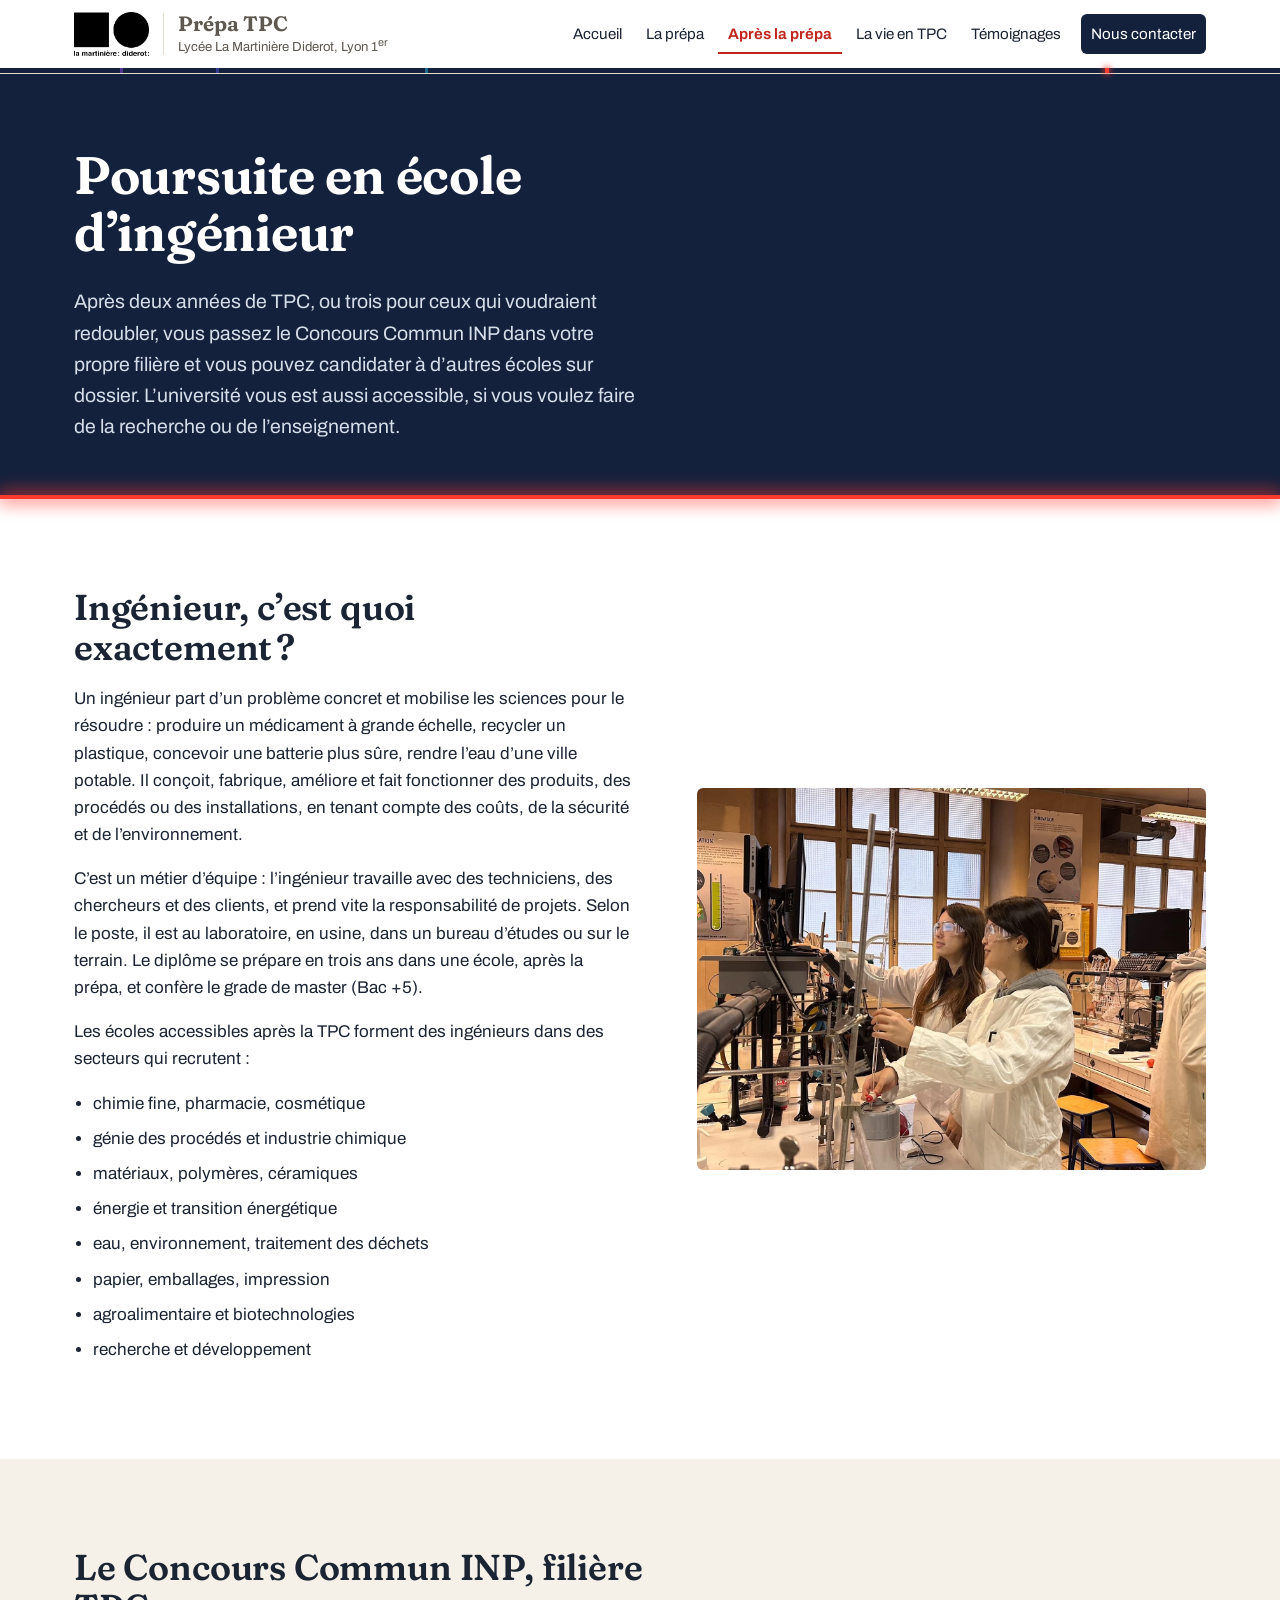
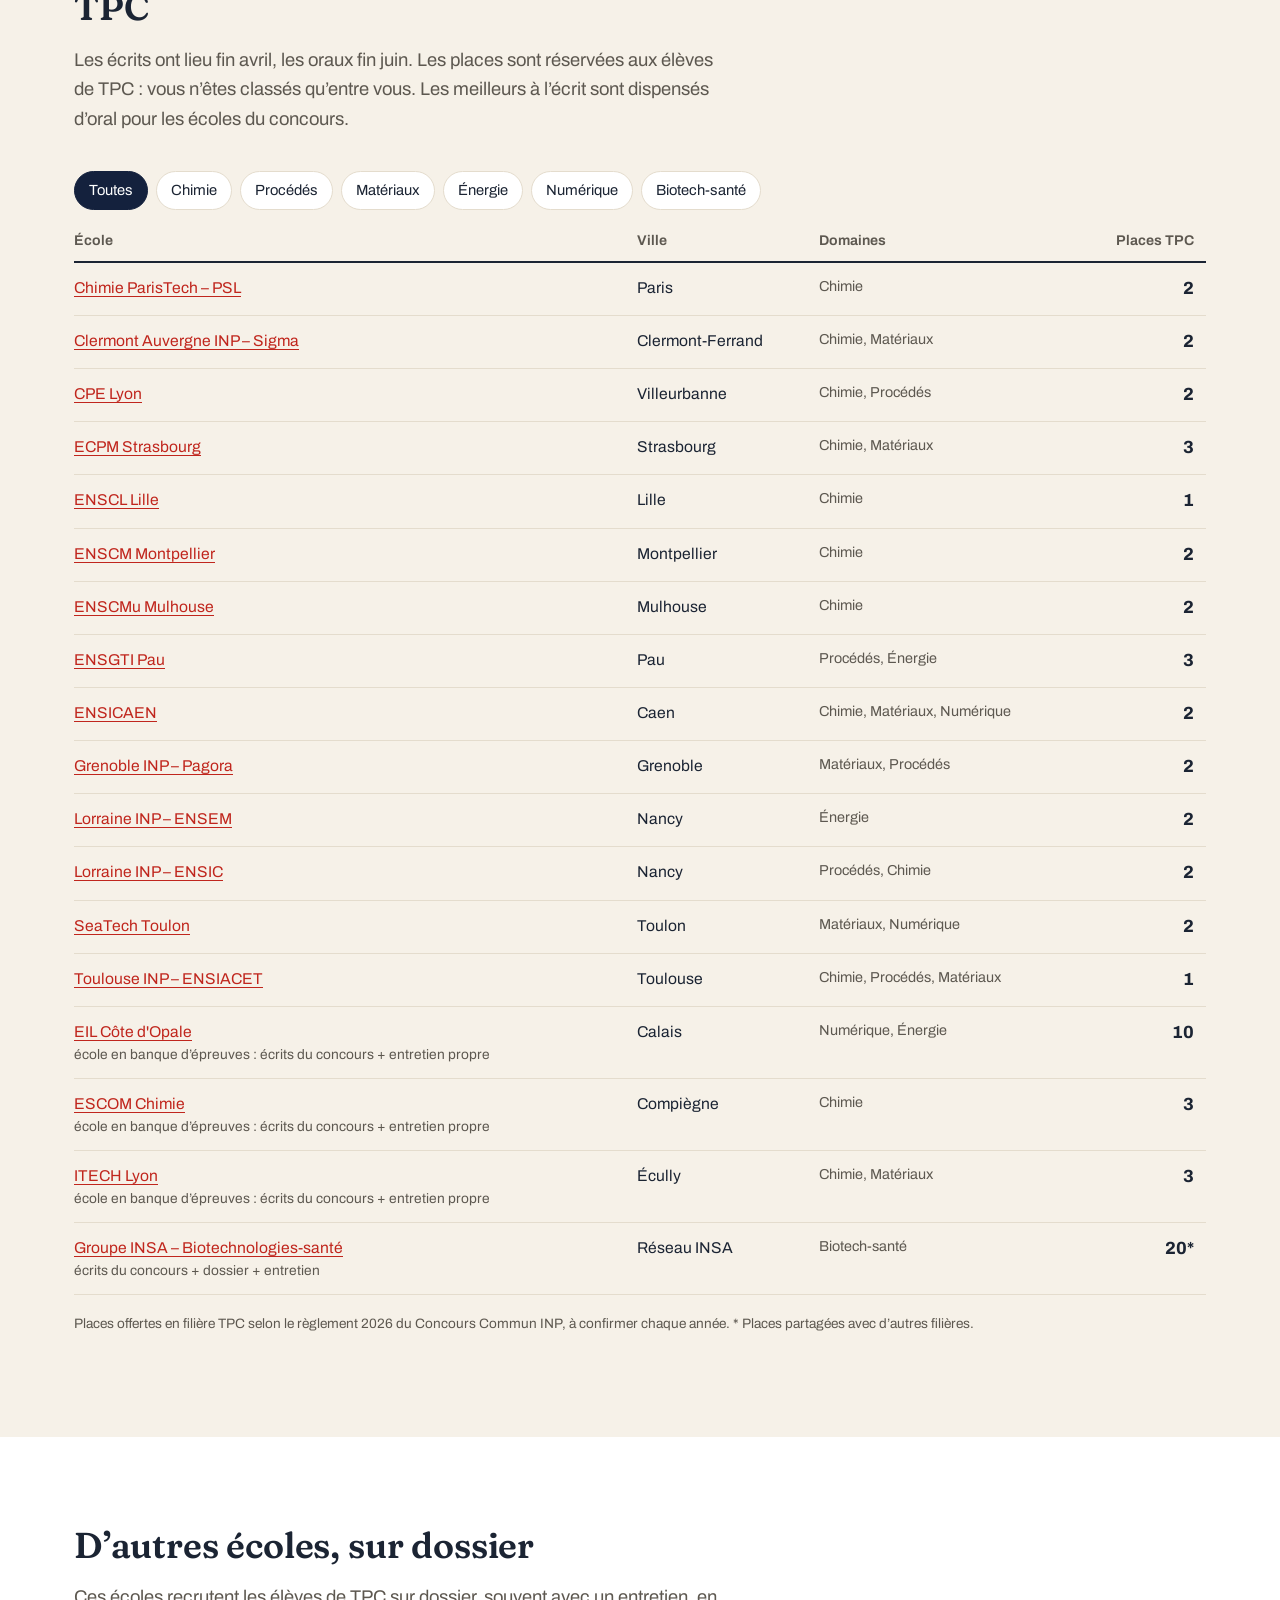
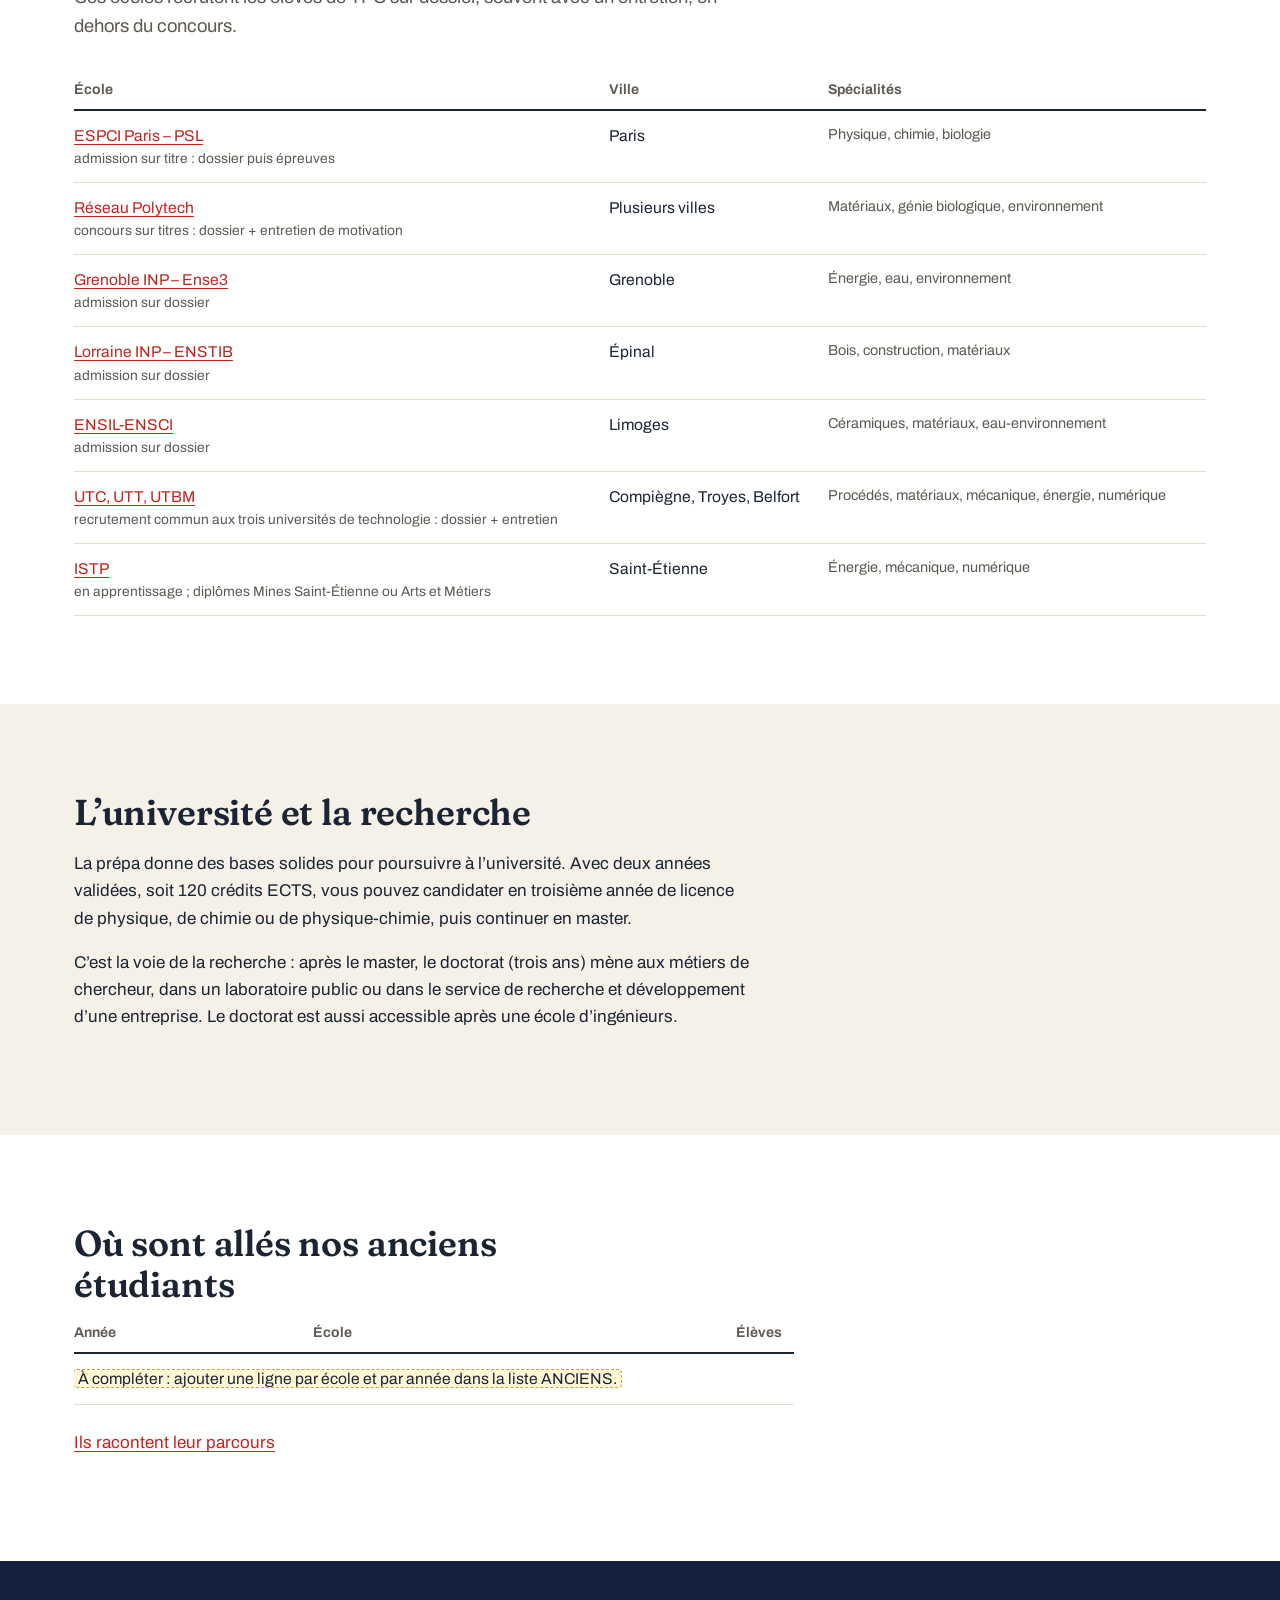
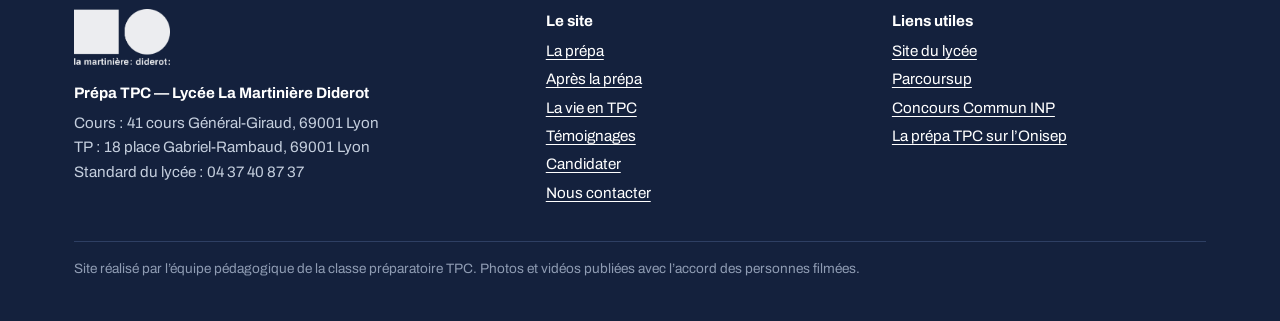
<file: apres-la-prepa.html>
<!DOCTYPE html>
<html lang="fr">
<head>
<meta charset="UTF-8">
<meta name="viewport" content="width=device-width, initial-scale=1">
<title>Après la prépa TPC — écoles et métiers</title>
<meta name="description" content="Le métier d’ingénieur, les écoles accessibles après la prépa TPC (Concours Commun INP, admissions sur dossier) et la poursuite d’études à l’université vers la recherche.">
<link rel="icon" href="data:image/svg+xml,%3Csvg xmlns='http://www.w3.org/2000/svg' viewBox='0 0 32 32'%3E%3Crect width='32' height='32' rx='6' fill='%2314213D'/%3E%3Crect x='5' y='6' width='2.5' height='20' fill='%23A04DFF'/%3E%3Crect x='9' y='6' width='2.5' height='20' fill='%235B5BFF'/%3E%3Crect x='14' y='6' width='2.5' height='20' fill='%2322C6F0'/%3E%3Crect x='25' y='6' width='2.5' height='20' fill='%23FF3B30'/%3E%3C/svg%3E">
<link rel="preconnect" href="https://fonts.googleapis.com">
<link rel="preconnect" href="https://fonts.gstatic.com" crossorigin>
<link href="https://fonts.googleapis.com/css2?family=Archivo:wdth,wght@62..125,100..900&family=Fraunces:ital,opsz,wght,SOFT@0,9..144,300..800,0..100;1,9..144,300..800,0..100&display=swap" rel="stylesheet">
<link rel="stylesheet" href="style.css">
</head>
<body class="p-apres">
<a class="skip" href="#contenu">Aller au contenu</a>
<header class="site-header">
  <div class="wrap">
    <a class="marque" href="index.html"><img class="logo" src="img/logo-martiniere.png" alt="La Martinière Diderot" width="86" height="50"><span class="marque-texte"><b>Prépa TPC</b><span>Lycée La Martinière Diderot, Lyon 1<sup>er</sup></span></span></a>
    <button class="menu-btn" type="button" aria-expanded="false" aria-controls="nav">Menu</button>
    <nav class="nav" id="nav" aria-label="Pages du site">
    <a href="index.html">Accueil</a>
    <a href="la-prepa.html">La prépa</a>
    <a href="apres-la-prepa.html" aria-current="page">Après la prépa</a>
    <a href="la-vie-en-tpc.html">La vie en TPC</a>
    <a href="temoignages.html">Témoignages</a>
    <a href="contact.html" class="cta">Nous contacter</a>
    </nav>
  </div>
  <div class="lisere" aria-hidden="true"><i class="r-delta"></i><i class="r-gamma"></i><i class="r-beta"></i><i class="r-alpha on"></i></div>
</header>
<main id="contenu">

<section class="page-tete">
  <div class="wrap">
    <h1>Poursuite en école d’ingénieur</h1>
    <p>Après deux années de TPC, ou trois pour ceux qui voudraient redoubler, vous passez le Concours Commun INP dans votre propre filière et vous pouvez candidater à d’autres écoles sur dossier. L’université vous est aussi accessible, si vous voulez faire de la recherche ou de l’enseignement.</p>
  </div>
</section>

<section class="section">
  <div class="wrap duo">
    <div>
      <h2>Ingénieur, c’est quoi exactement ?</h2>
      <p>Un ingénieur part d’un problème concret et mobilise les sciences pour le résoudre : produire un médicament à grande échelle, recycler un plastique, concevoir une batterie plus sûre, rendre l’eau d’une ville potable. Il conçoit, fabrique, améliore et fait fonctionner des produits, des procédés ou des installations, en tenant compte des coûts, de la sécurité et de l’environnement.</p>
      <p>C’est un métier d’équipe : l’ingénieur travaille avec des techniciens, des chercheurs et des clients, et prend vite la responsabilité de projets. Selon le poste, il est au laboratoire, en usine, dans un bureau d’études ou sur le terrain. Le diplôme se prépare en trois ans dans une école, après la prépa, et confère le grade de master (Bac +5).</p>
      <p>Les écoles accessibles après la TPC forment des ingénieurs dans des secteurs qui recrutent :</p>
      <ul class="metiers">
        <li>chimie fine, pharmacie, cosmétique</li>
        <li>génie des procédés et industrie chimique</li>
        <li>matériaux, polymères, céramiques</li>
        <li>énergie et transition énergétique</li>
        <li>eau, environnement, traitement des déchets</li>
        <li>papier, emballages, impression</li>
        <li>agroalimentaire et biotechnologies</li>
        <li>recherche et développement</li>
      </ul>
    </div>
    <figure class="photo" data-src="img/chimie.jpg" data-alt="Une manipulation en chimie"></figure>
  </div>
</section>

<section class="section teinte">
  <div class="wrap">
    <h2>Le Concours Commun INP, filière TPC</h2>
    <p class="intro">Les écrits ont lieu fin avril, les oraux fin juin. Les places sont réservées aux élèves de TPC : vous n’êtes classés qu’entre vous. Les meilleurs à l’écrit sont dispensés d’oral pour les écoles du concours.</p>
    <div class="filtres" id="filtres" aria-label="Filtrer par domaine"></div>
    <div class="table-scroll">
      <table class="ecoles">
        <thead><tr><th>École</th><th class="col-ville">Ville</th><th>Domaines</th><th class="num">Places TPC</th></tr></thead>
        <tbody id="ecoles-corps"></tbody>
      </table>
    </div>
    <p class="note-source">Places offertes en filière TPC selon le règlement 2026 du Concours Commun INP, à confirmer chaque année. * Places partagées avec d’autres filières.</p>
  </div>
</section>

<section class="section">
  <div class="wrap">
    <h2>D’autres écoles, sur dossier</h2>
    <p class="intro">Ces écoles recrutent les élèves de TPC sur dossier, souvent avec un entretien, en dehors du concours.</p>
    <div class="table-scroll">
      <table class="ecoles">
        <thead><tr><th>École</th><th class="col-ville">Ville</th><th>Spécialités</th></tr></thead>
        <tbody id="dossier-corps"></tbody>
      </table>
    </div>
  </div>
</section>

<section class="section teinte">
  <div class="wrap">
    <h2>L’université et la recherche</h2>
    <div class="mesure">
      <p>La prépa donne des bases solides pour poursuivre à l’université. Avec deux années validées, soit 120 crédits ECTS, vous pouvez candidater en troisième année de licence de physique, de chimie ou de physique-chimie, puis continuer en master.</p>
      <p>C’est la voie de la recherche : après le master, le doctorat (trois ans) mène aux métiers de chercheur, dans un laboratoire public ou dans le service de recherche et développement d’une entreprise. Le doctorat est aussi accessible après une école d’ingénieurs.</p>
    </div>
  </div>
</section>

<section class="section">
  <div class="wrap">
    <h2>Où sont allés nos anciens étudiants</h2>
    <div class="table-scroll" style="max-width:720px">
      <table class="ecoles">
        <thead><tr><th>Année</th><th>École</th><th class="num">Élèves</th></tr></thead>
        <tbody id="anciens-corps"></tbody>
      </table>
    </div>
    <p style="margin-top:24px"><a href="temoignages.html">Ils racontent leur parcours</a></p>
  </div>
</section>

<script>
/* ===== Écoles du Concours Commun INP, filière TPC (règlement 2026) =====
   domaines possibles : chimie, procedes, materiaux, energie, numerique, bio */
var DOMAINES = { chimie: 'Chimie', procedes: 'Procédés', materiaux: 'Matériaux', energie: 'Énergie', numerique: 'Numérique', bio: 'Biotech-santé' };
var ECOLES = [
  { nom: 'Chimie ParisTech – PSL', ville: 'Paris', domaines: ['chimie'], places: 2, url: 'https://www.chimieparistech.psl.eu' },
  { nom: 'Clermont Auvergne INP – Sigma', ville: 'Clermont-Ferrand', domaines: ['chimie', 'materiaux'], places: 2, url: 'https://www.clermont-auvergne-inp.fr' },
  { nom: 'CPE Lyon', ville: 'Villeurbanne', domaines: ['chimie', 'procedes'], places: 2, url: 'https://www.cpe.fr' },
  { nom: 'ECPM Strasbourg', ville: 'Strasbourg', domaines: ['chimie', 'materiaux'], places: 3, url: 'https://ecpm.unistra.fr' },
  { nom: 'ENSCL Lille', ville: 'Lille', domaines: ['chimie'], places: 1, url: 'https://www.ensc-lille.fr' },
  { nom: 'ENSCM Montpellier', ville: 'Montpellier', domaines: ['chimie'], places: 2, url: 'https://www.enscm.fr' },
  { nom: 'ENSCMu Mulhouse', ville: 'Mulhouse', domaines: ['chimie'], places: 2, url: 'https://www.enscmu.uha.fr' },
  { nom: 'ENSGTI Pau', ville: 'Pau', domaines: ['procedes', 'energie'], places: 3, url: 'https://ensgti.univ-pau.fr' },
  { nom: 'ENSICAEN', ville: 'Caen', domaines: ['chimie', 'materiaux', 'numerique'], places: 2, url: 'https://www.ensicaen.fr' },
  { nom: 'Grenoble INP – Pagora', ville: 'Grenoble', domaines: ['materiaux', 'procedes'], places: 2, url: 'https://pagora.grenoble-inp.fr' },
  { nom: 'Lorraine INP – ENSEM', ville: 'Nancy', domaines: ['energie'], places: 2, url: 'https://ensem.univ-lorraine.fr' },
  { nom: 'Lorraine INP – ENSIC', ville: 'Nancy', domaines: ['procedes', 'chimie'], places: 2, url: 'https://ensic.univ-lorraine.fr' },
  { nom: 'SeaTech Toulon', ville: 'Toulon', domaines: ['materiaux', 'numerique'], places: 2, url: 'https://seatech.univ-tln.fr' },
  { nom: 'Toulouse INP – ENSIACET', ville: 'Toulouse', domaines: ['chimie', 'procedes', 'materiaux'], places: 1, url: 'https://www.ensiacet.fr' },
  { nom: "EIL Côte d'Opale", ville: 'Calais', domaines: ['numerique', 'energie'], places: 10, url: 'https://eilco.univ-littoral.fr', remarque: 'école en banque d’épreuves : écrits du concours + entretien propre' },
  { nom: 'ESCOM Chimie', ville: 'Compiègne', domaines: ['chimie'], places: 3, url: 'https://www.escom.fr', remarque: 'école en banque d’épreuves : écrits du concours + entretien propre' },
  { nom: 'ITECH Lyon', ville: 'Écully', domaines: ['chimie', 'materiaux'], places: 3, url: 'https://www.itech.fr', remarque: 'école en banque d’épreuves : écrits du concours + entretien propre' },
  { nom: 'Groupe INSA – Biotechnologies-santé', ville: 'Réseau INSA', domaines: ['bio'], places: 20, partage: true, url: 'https://www.groupe-insa.fr', remarque: 'écrits du concours + dossier + entretien' }
];

/* ===== Écoles sur dossier ===== */
var ECOLES_DOSSIER = [
  { nom: 'ESPCI Paris – PSL', ville: 'Paris', specialites: 'Physique, chimie, biologie', url: 'https://www.espci.psl.eu', remarque: 'admission sur titre : dossier puis épreuves' },
  { nom: 'Réseau Polytech', ville: 'Plusieurs villes', specialites: 'Matériaux, génie biologique, environnement', url: 'https://www.polytech-reseau.org', remarque: 'concours sur titres : dossier + entretien de motivation' },
  { nom: 'Grenoble INP – Ense3', ville: 'Grenoble', specialites: 'Énergie, eau, environnement', url: 'https://ense3.grenoble-inp.fr', remarque: 'admission sur dossier' },
  { nom: 'Lorraine INP – ENSTIB', ville: 'Épinal', specialites: 'Bois, construction, matériaux', url: 'https://enstib.univ-lorraine.fr', remarque: 'admission sur dossier' },
  { nom: 'ENSIL-ENSCI', ville: 'Limoges', specialites: 'Céramiques, matériaux, eau-environnement', url: 'https://www.ensil-ensci.unilim.fr', remarque: 'admission sur dossier' },
  { nom: 'UTC, UTT, UTBM', ville: 'Compiègne, Troyes, Belfort', specialites: 'Procédés, matériaux, mécanique, énergie, numérique', url: 'https://www.utc.fr', remarque: 'recrutement commun aux trois universités de technologie : dossier + entretien' },
  { nom: 'ISTP', ville: 'Saint-Étienne', specialites: 'Énergie, mécanique, numérique', url: 'https://www.istp-france.com', remarque: 'en apprentissage ; diplômes Mines Saint-Étienne ou Arts et Métiers' }
];

/* ===== Où sont allés nos anciens : une ligne par école et par année =====
   Exemple : { annee: 2025, ecole: 'CPE Lyon', nombre: 2 }, */
var ANCIENS = [
];
</script>
</main>

<footer class="site-footer">
  <div class="wrap">
    <div class="cols">
      <div>
        <img class="logo-pied" src="img/logo-martiniere-blanc.png" alt="La Martinière Diderot" width="120" height="70">
        <b>Prépa TPC — Lycée La Martinière Diderot</b>
        Cours : 41 cours Général-Giraud, 69001 Lyon<br>
        TP : 18 place Gabriel-Rambaud, 69001 Lyon<br>
        Standard du lycée : 04 37 40 87 37
      </div>
      <div>
        <b>Le site</b>
        <ul>
          <li><a href="la-prepa.html">La prépa</a></li>
          <li><a href="apres-la-prepa.html">Après la prépa</a></li>
          <li><a href="la-vie-en-tpc.html">La vie en TPC</a></li>
          <li><a href="temoignages.html">Témoignages</a></li>
          <li><a href="candidater.html">Candidater</a></li>
          <li><a href="contact.html">Nous contacter</a></li>
        </ul>
      </div>
      <div>
        <b>Liens utiles</b>
        <ul>
          <li><a href="https://www.lamartinierediderot.fr" target="_blank" rel="noopener">Site du lycée</a></li>
          <li><a href="https://www.parcoursup.gouv.fr" target="_blank" rel="noopener">Parcoursup</a></li>
          <li><a href="https://www.concours-commun-inp.fr" target="_blank" rel="noopener">Concours Commun INP</a></li>
          <li><a href="https://www.onisep.fr/formation/apres-le-bac-les-etudes-superieures/les-principales-filieres-d-etudes-superieures/les-classes-preparatoires-aux-grandes-ecoles-cpge/les-prepas-scientifiques/la-prepa-tpc-technologie-physique-et-chimie" target="_blank" rel="noopener">La prépa TPC sur l’Onisep</a></li>
        </ul>
      </div>
    </div>
    <p class="bas">Site réalisé par l’équipe pédagogique de la classe préparatoire TPC. Photos et vidéos publiées avec l’accord des personnes filmées.</p>
  </div>
</footer>
<script src="site.js"></script>
</body>
</html>
</file>
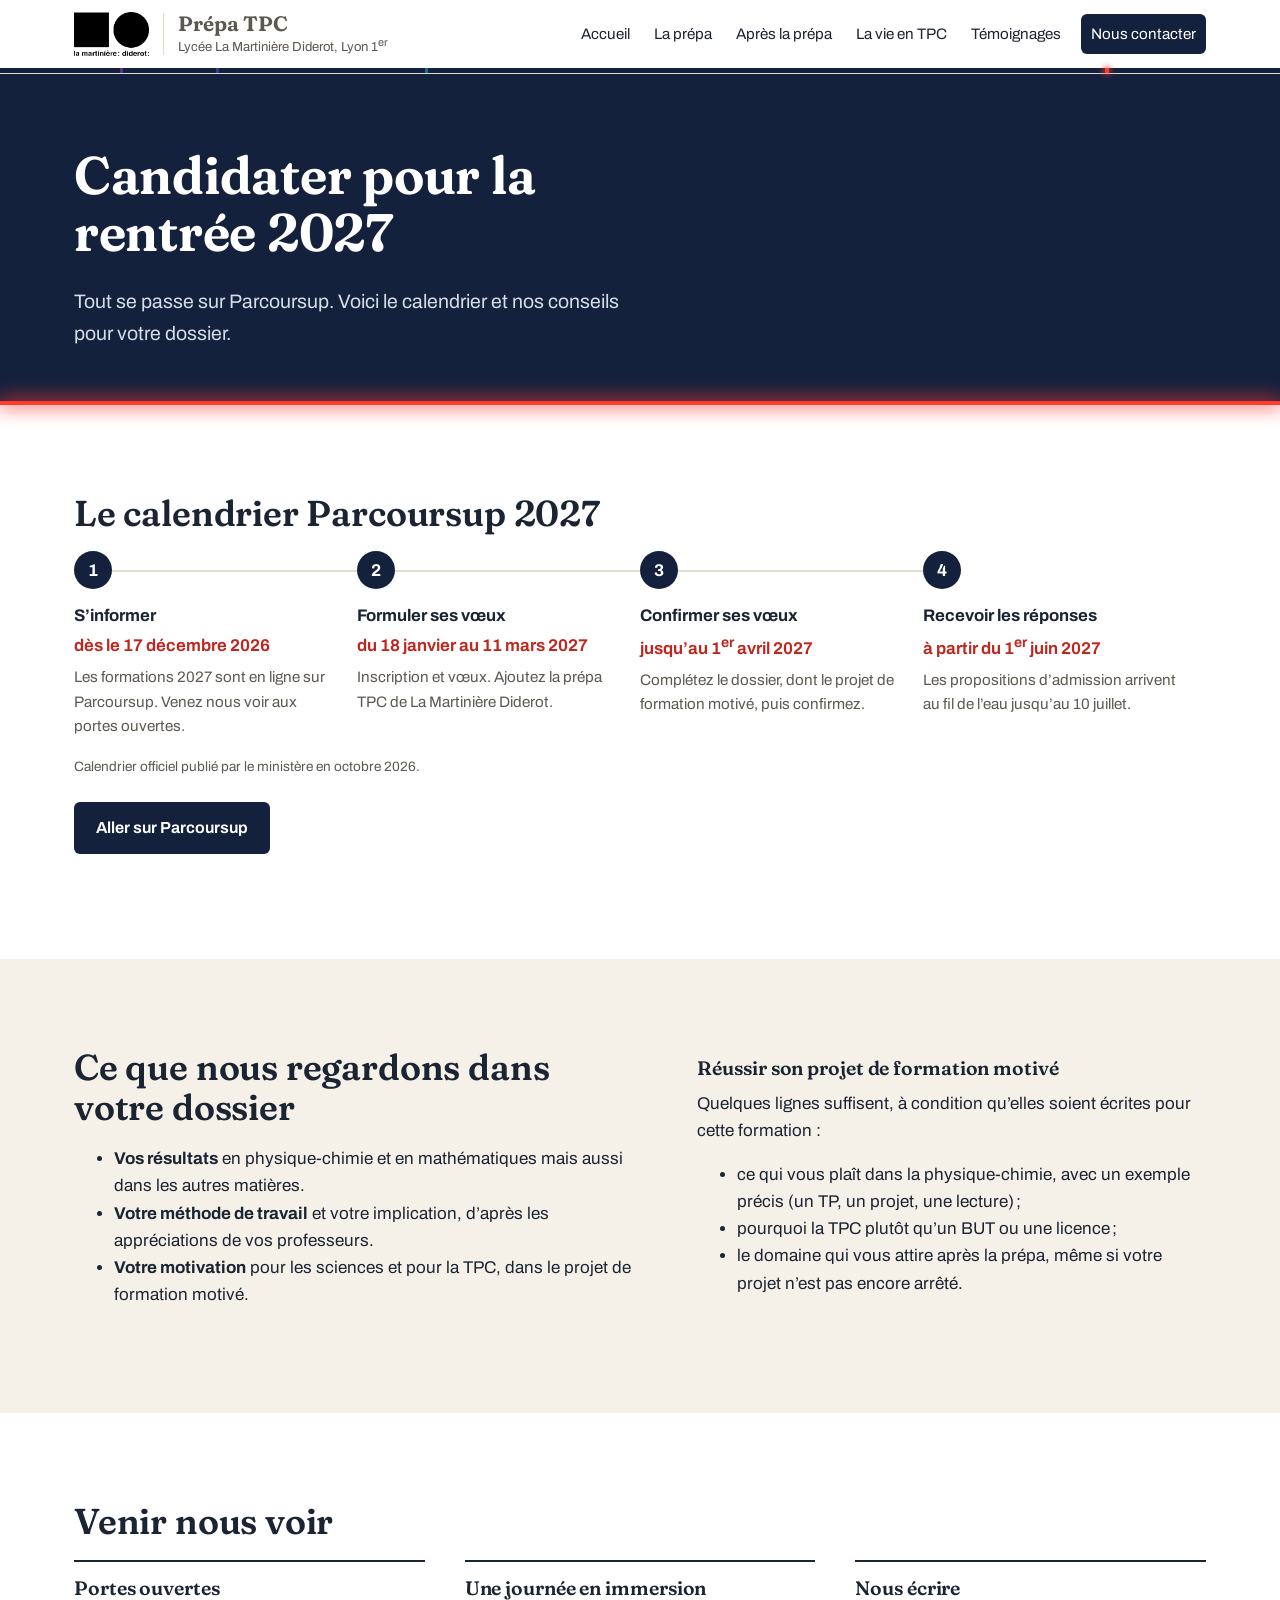
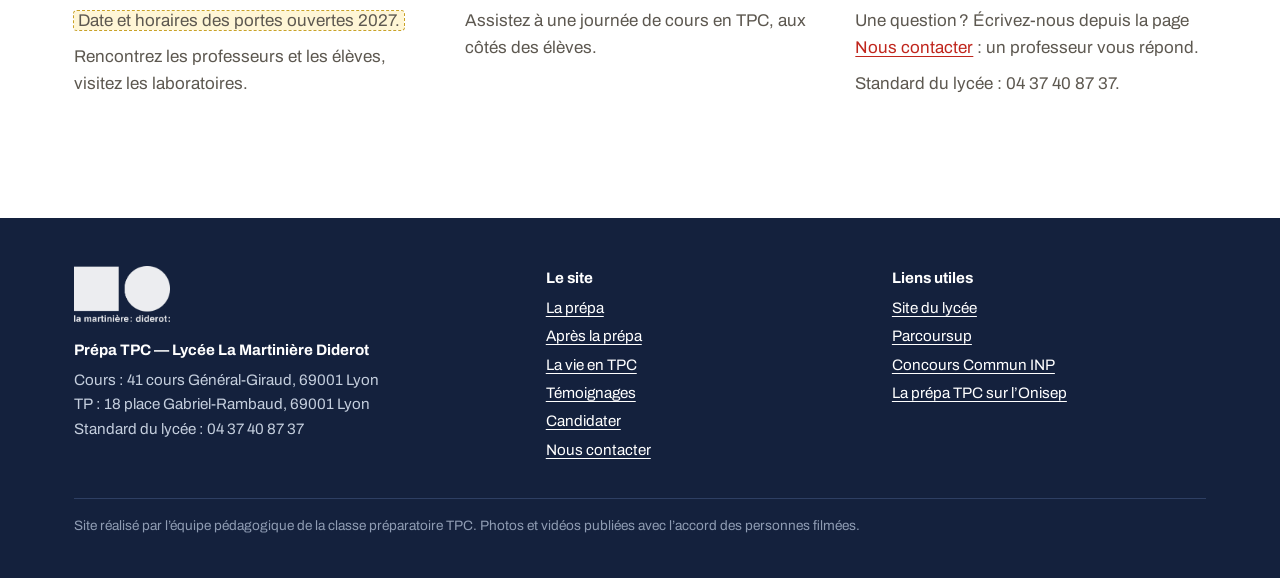
<file: candidater.html>
<!DOCTYPE html>
<html lang="fr">
<head>
<meta charset="UTF-8">
<meta name="viewport" content="width=device-width, initial-scale=1">
<title>Candidater en prépa TPC — La Martinière Diderot</title>
<meta name="description" content="Calendrier Parcoursup 2027, conseils pour le dossier, portes ouvertes et immersions pour la prépa TPC de La Martinière Diderot.">
<link rel="icon" href="data:image/svg+xml,%3Csvg xmlns='http://www.w3.org/2000/svg' viewBox='0 0 32 32'%3E%3Crect width='32' height='32' rx='6' fill='%2314213D'/%3E%3Crect x='5' y='6' width='2.5' height='20' fill='%23A04DFF'/%3E%3Crect x='9' y='6' width='2.5' height='20' fill='%235B5BFF'/%3E%3Crect x='14' y='6' width='2.5' height='20' fill='%2322C6F0'/%3E%3Crect x='25' y='6' width='2.5' height='20' fill='%23FF3B30'/%3E%3C/svg%3E">
<link rel="preconnect" href="https://fonts.googleapis.com">
<link rel="preconnect" href="https://fonts.gstatic.com" crossorigin>
<link href="https://fonts.googleapis.com/css2?family=Archivo:wdth,wght@62..125,100..900&family=Fraunces:ital,opsz,wght,SOFT@0,9..144,300..800,0..100;1,9..144,300..800,0..100&display=swap" rel="stylesheet">
<link rel="stylesheet" href="style.css">
</head>
<body class="p-candidater">
<a class="skip" href="#contenu">Aller au contenu</a>
<header class="site-header">
  <div class="wrap">
    <a class="marque" href="index.html"><img class="logo" src="img/logo-martiniere.png" alt="La Martinière Diderot" width="86" height="50"><span class="marque-texte"><b>Prépa TPC</b><span>Lycée La Martinière Diderot, Lyon 1<sup>er</sup></span></span></a>
    <button class="menu-btn" type="button" aria-expanded="false" aria-controls="nav">Menu</button>
    <nav class="nav" id="nav" aria-label="Pages du site">
    <a href="index.html">Accueil</a>
    <a href="la-prepa.html">La prépa</a>
    <a href="apres-la-prepa.html">Après la prépa</a>
    <a href="la-vie-en-tpc.html">La vie en TPC</a>
    <a href="temoignages.html">Témoignages</a>
    <a href="contact.html" class="cta">Nous contacter</a>
    </nav>
  </div>
  <div class="lisere" aria-hidden="true"><i class="r-delta"></i><i class="r-gamma"></i><i class="r-beta"></i><i class="r-alpha on"></i></div>
</header>
<main id="contenu">

<section class="page-tete">
  <div class="wrap">
    <h1>Candidater pour la rentrée 2027</h1>
    <p>Tout se passe sur Parcoursup. Voici le calendrier et nos conseils pour votre dossier.</p>
  </div>
</section>

<section class="section">
  <div class="wrap">
    <h2>Le calendrier Parcoursup 2027</h2>
    <ol class="etapes">
        <li><b>S’informer</b><span class="date">dès le 17 décembre 2026</span><p>Les formations 2027 sont en ligne sur Parcoursup. Venez nous voir aux portes ouvertes.</p></li>
        <li><b>Formuler ses vœux</b><span class="date">du 18 janvier au 11 mars 2027</span><p>Inscription et vœux. Ajoutez la prépa TPC de La Martinière Diderot.</p></li>
        <li><b>Confirmer ses vœux</b><span class="date">jusqu’au 1<sup>er</sup> avril 2027</span><p>Complétez le dossier, dont le projet de formation motivé, puis confirmez.</p></li>
        <li><b>Recevoir les réponses</b><span class="date">à partir du 1<sup>er</sup> juin 2027</span><p>Les propositions d’admission arrivent au fil de l’eau jusqu’au 10 juillet.</p></li>
      </ol>
    <p class="note-source">Calendrier officiel publié par le ministère en octobre 2026.</p>
    <p style="margin-top:24px"><a class="btn btn-nuit" href="https://www.parcoursup.gouv.fr" target="_blank" rel="noopener">Aller sur Parcoursup</a></p>
  </div>
</section>

<section class="section teinte">
  <div class="wrap duo">
    <div>
      <h2>Ce que nous regardons dans votre dossier</h2>
      <ul>
        <li><strong>Vos résultats</strong> en physique-chimie et en mathématiques mais aussi dans les autres matières.</li>
        <li><strong>Votre méthode de travail</strong> et votre implication, d’après les appréciations de vos professeurs.</li>
        <li><strong>Votre motivation</strong> pour les sciences et pour la TPC, dans le projet de formation motivé.</li>
      </ul>
      
    </div>
    <div>
      <h3>Réussir son projet de formation motivé</h3>
      <p>Quelques lignes suffisent, à condition qu’elles soient écrites pour cette formation :</p>
      <ul>
        <li>ce qui vous plaît dans la physique-chimie, avec un exemple précis (un TP, un projet, une lecture) ;</li>
        <li>pourquoi la TPC plutôt qu’un BUT ou une licence ;</li>
        <li>le domaine qui vous attire après la prépa, même si votre projet n’est pas encore arrêté.</li>
      </ul>
    </div>
  </div>
</section>

<section class="section" id="venir">
  <div class="wrap">
    <h2>Venir nous voir</h2>
    <div class="infos">
      <div><h3>Portes ouvertes</h3><p><span class="a-completer">Date et horaires des portes ouvertes 2027.</span></p><p>Rencontrez les professeurs et les élèves, visitez les laboratoires.</p></div>
      <div><h3>Une journée en immersion</h3><p>Assistez à une journée de cours en TPC, aux côtés des élèves.</p></div>
      <div><h3>Nous écrire</h3><p>Une question ? Écrivez-nous depuis la page <a href="contact.html">Nous contacter</a> : un professeur vous répond.</p><p>Standard du lycée : 04 37 40 87 37.</p></div>
    </div>
  </div>
</section>
</main>

<footer class="site-footer">
  <div class="wrap">
    <div class="cols">
      <div>
        <img class="logo-pied" src="img/logo-martiniere-blanc.png" alt="La Martinière Diderot" width="120" height="70">
        <b>Prépa TPC — Lycée La Martinière Diderot</b>
        Cours : 41 cours Général-Giraud, 69001 Lyon<br>
        TP : 18 place Gabriel-Rambaud, 69001 Lyon<br>
        Standard du lycée : 04 37 40 87 37
      </div>
      <div>
        <b>Le site</b>
        <ul>
          <li><a href="la-prepa.html">La prépa</a></li>
          <li><a href="apres-la-prepa.html">Après la prépa</a></li>
          <li><a href="la-vie-en-tpc.html">La vie en TPC</a></li>
          <li><a href="temoignages.html">Témoignages</a></li>
          <li><a href="candidater.html">Candidater</a></li>
          <li><a href="contact.html">Nous contacter</a></li>
        </ul>
      </div>
      <div>
        <b>Liens utiles</b>
        <ul>
          <li><a href="https://www.lamartinierediderot.fr" target="_blank" rel="noopener">Site du lycée</a></li>
          <li><a href="https://www.parcoursup.gouv.fr" target="_blank" rel="noopener">Parcoursup</a></li>
          <li><a href="https://www.concours-commun-inp.fr" target="_blank" rel="noopener">Concours Commun INP</a></li>
          <li><a href="https://www.onisep.fr/formation/apres-le-bac-les-etudes-superieures/les-principales-filieres-d-etudes-superieures/les-classes-preparatoires-aux-grandes-ecoles-cpge/les-prepas-scientifiques/la-prepa-tpc-technologie-physique-et-chimie" target="_blank" rel="noopener">La prépa TPC sur l’Onisep</a></li>
        </ul>
      </div>
    </div>
    <p class="bas">Site réalisé par l’équipe pédagogique de la classe préparatoire TPC. Photos et vidéos publiées avec l’accord des personnes filmées.</p>
  </div>
</footer>
<script src="site.js"></script>
</body>
</html>
</file>
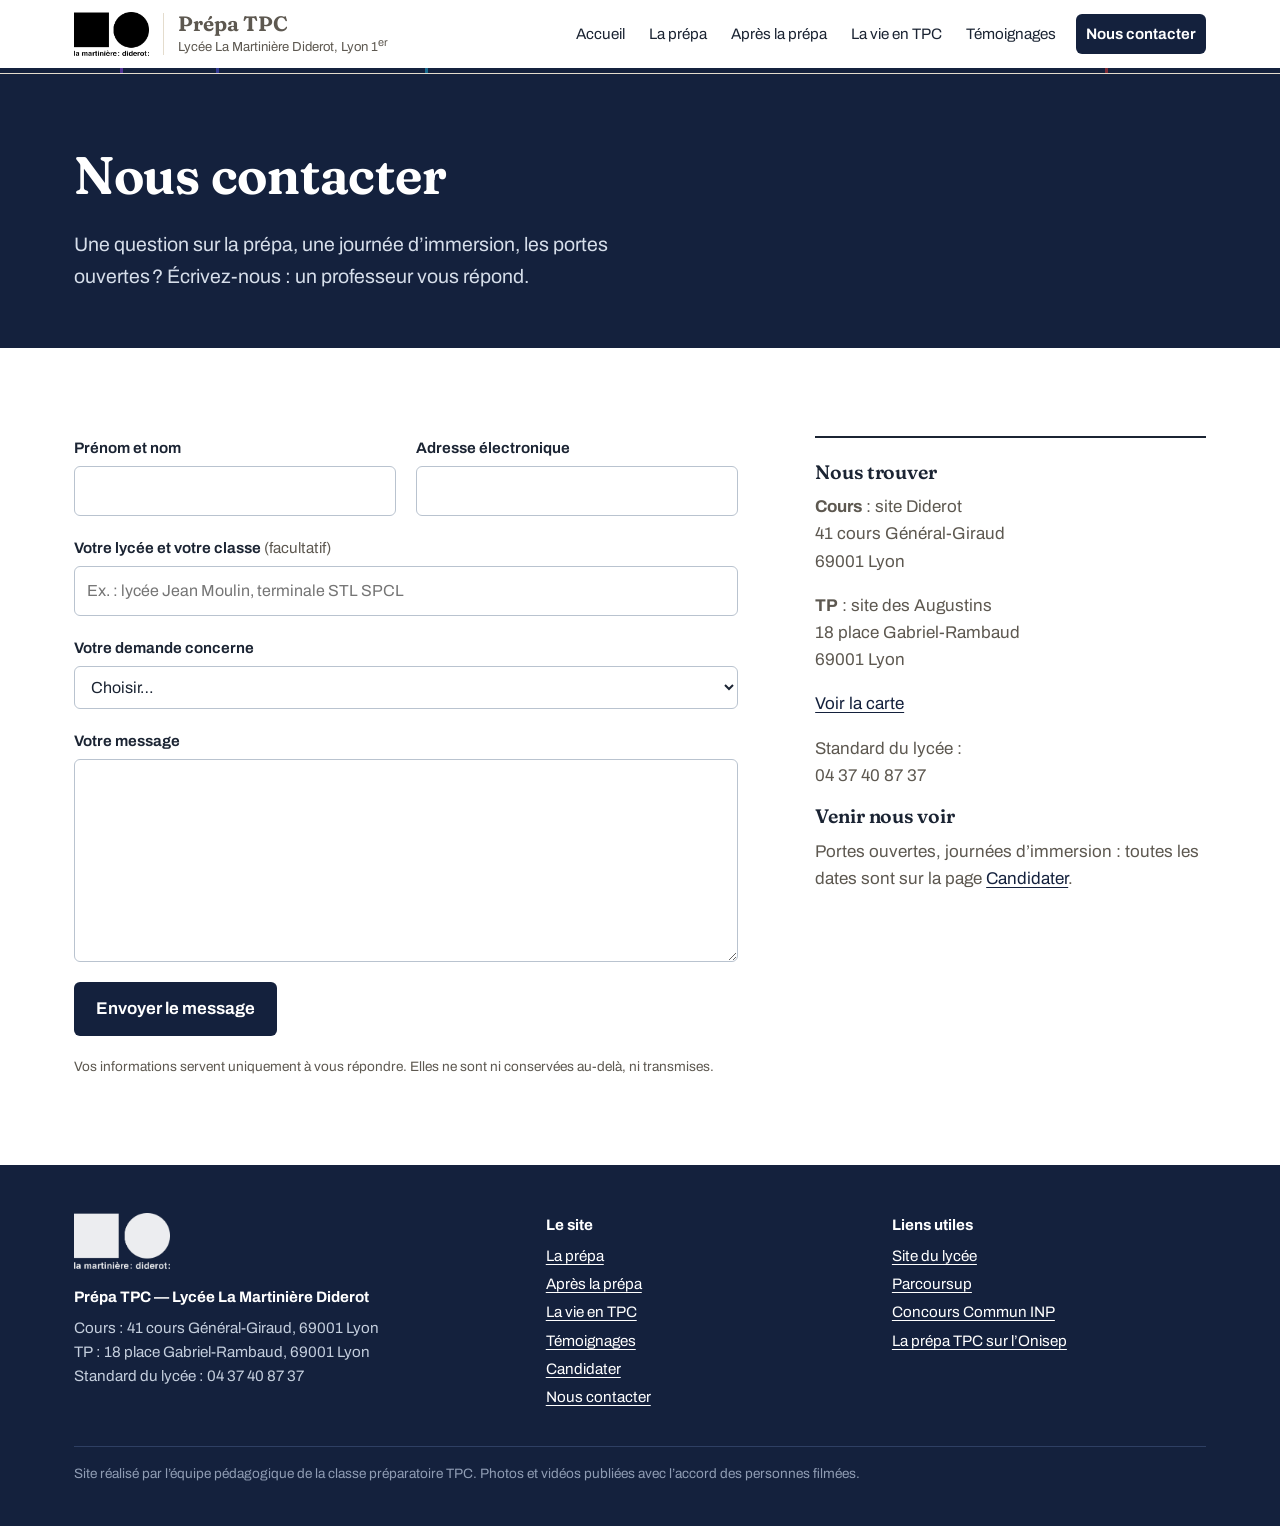
<file: contact.html>
<!DOCTYPE html>
<html lang="fr">
<head>
<meta charset="UTF-8">
<meta name="viewport" content="width=device-width, initial-scale=1">
<title>Nous contacter — Prépa TPC La Martinière Diderot</title>
<meta name="description" content="Écrire à l’équipe de la prépa TPC de La Martinière Diderot : questions sur la prépa, journées d’immersion, portes ouvertes.">
<link rel="icon" href="data:image/svg+xml,%3Csvg xmlns='http://www.w3.org/2000/svg' viewBox='0 0 32 32'%3E%3Crect width='32' height='32' rx='6' fill='%2314213D'/%3E%3Crect x='5' y='6' width='2.5' height='20' fill='%23A04DFF'/%3E%3Crect x='9' y='6' width='2.5' height='20' fill='%235B5BFF'/%3E%3Crect x='14' y='6' width='2.5' height='20' fill='%2322C6F0'/%3E%3Crect x='25' y='6' width='2.5' height='20' fill='%23FF3B30'/%3E%3C/svg%3E">
<link rel="preconnect" href="https://fonts.googleapis.com">
<link rel="preconnect" href="https://fonts.gstatic.com" crossorigin>
<link href="https://fonts.googleapis.com/css2?family=Archivo:wdth,wght@62..125,100..900&family=Fraunces:ital,opsz,wght,SOFT@0,9..144,300..800,0..100;1,9..144,300..800,0..100&display=swap" rel="stylesheet">
<link rel="stylesheet" href="style.css">
</head>
<body class="p-contact">
<a class="skip" href="#contenu">Aller au contenu</a>
<header class="site-header">
  <div class="wrap">
    <a class="marque" href="index.html"><img class="logo" src="img/logo-martiniere.png" alt="La Martinière Diderot" width="86" height="50"><span class="marque-texte"><b>Prépa TPC</b><span>Lycée La Martinière Diderot, Lyon 1<sup>er</sup></span></span></a>
    <button class="menu-btn" type="button" aria-expanded="false" aria-controls="nav">Menu</button>
    <nav class="nav" id="nav" aria-label="Pages du site">
    <a href="index.html">Accueil</a>
    <a href="la-prepa.html">La prépa</a>
    <a href="apres-la-prepa.html">Après la prépa</a>
    <a href="la-vie-en-tpc.html">La vie en TPC</a>
    <a href="temoignages.html">Témoignages</a>
    <a href="contact.html" class="cta" aria-current="page">Nous contacter</a>
    </nav>
  </div>
  <div class="lisere" aria-hidden="true"><i class="r-delta"></i><i class="r-gamma"></i><i class="r-beta"></i><i class="r-alpha"></i></div>
</header>
<main id="contenu">

<section class="page-tete">
  <div class="wrap">
    <h1>Nous contacter</h1>
    <p>Une question sur la prépa, une journée d’immersion, les portes ouvertes ? Écrivez-nous : un professeur vous répond.</p>
  </div>
</section>

<section class="section">
  <div class="wrap contact-grille">
    <form id="contact-form" class="formulaire" novalidate>
      <div class="champs-2">
        <label class="champ"><span>Prénom et nom</span><input type="text" name="nom" autocomplete="name" required></label>
        <label class="champ"><span>Adresse électronique</span><input type="email" name="email" autocomplete="email" required></label>
      </div>
      <label class="champ"><span>Votre lycée et votre classe <em>(facultatif)</em></span><input type="text" name="lycee" placeholder="Ex. : lycée Jean Moulin, terminale STL SPCL"></label>
      <label class="champ"><span>Votre demande concerne</span>
        <select name="objet" required>
          <option value="" disabled selected>Choisir…</option>
          <option>Une question sur la prépa</option>
          <option>Une journée d’immersion</option>
          <option>Les portes ouvertes</option>
          <option>La candidature sur Parcoursup</option>
          <option>Autre question</option>
        </select></label>
      <label class="champ"><span>Votre message</span><textarea name="message" rows="7" required></textarea></label>
      <!-- Champ piège contre les robots : invisible pour les visiteurs, laissé vide par un humain -->
      <label class="piege" aria-hidden="true">Ne pas remplir<input type="text" name="site" tabindex="-1" autocomplete="off"></label>
      <div class="envoi">
        <button type="submit" class="btn btn-nuit">Envoyer le message</button>
        <span id="contact-statut" class="statut" role="status"></span>
      </div>
      <p class="rgpd">Vos informations servent uniquement à vous répondre. Elles ne sont ni conservées au-delà, ni transmises.</p>
    </form>

    <aside class="contact-infos">
      <h3>Nous trouver</h3>
      <p><strong>Cours</strong> : site Diderot<br>41 cours Général-Giraud<br>69001 Lyon</p>
      <p><strong>TP</strong> : site des Augustins<br>18 place Gabriel-Rambaud<br>69001 Lyon</p>
      <p><a href="la-vie-en-tpc.html#sites">Voir la carte</a></p>
      <p>Standard du lycée :<br>04 37 40 87 37</p>
      <h3>Venir nous voir</h3>
      <p>Portes ouvertes, journées d’immersion : toutes les dates sont sur la page <a href="candidater.html#venir">Candidater</a>.</p>
    </aside>
  </div>
</section>

<script>
/* Formulaire de contact → formulaire Google « Contact prépa TPC » (comme sur le site becler-physique). */
var GOOGLE_FORM = {
  action: 'https://docs.google.com/forms/d/e/1FAIpQLSdgCE5CYsnfdNtKyjkc5t6JMLUveKvqJSDGVMZYKaB5Yjq7Tw/formResponse',
  nom: 'entry.231613045',
  email: 'entry.2059031284',
  lycee: 'entry.144871021',
  objet: 'entry.1472850570',
  message: 'entry.1358427468'
};
</script>
</main>

<footer class="site-footer">
  <div class="wrap">
    <div class="cols">
      <div>
        <img class="logo-pied" src="img/logo-martiniere-blanc.png" alt="La Martinière Diderot" width="120" height="70">
        <b>Prépa TPC — Lycée La Martinière Diderot</b>
        Cours : 41 cours Général-Giraud, 69001 Lyon<br>
        TP : 18 place Gabriel-Rambaud, 69001 Lyon<br>
        Standard du lycée : 04 37 40 87 37
      </div>
      <div>
        <b>Le site</b>
        <ul>
          <li><a href="la-prepa.html">La prépa</a></li>
          <li><a href="apres-la-prepa.html">Après la prépa</a></li>
          <li><a href="la-vie-en-tpc.html">La vie en TPC</a></li>
          <li><a href="temoignages.html">Témoignages</a></li>
          <li><a href="candidater.html">Candidater</a></li>
          <li><a href="contact.html">Nous contacter</a></li>
        </ul>
      </div>
      <div>
        <b>Liens utiles</b>
        <ul>
          <li><a href="https://www.lamartinierediderot.fr" target="_blank" rel="noopener">Site du lycée</a></li>
          <li><a href="https://www.parcoursup.gouv.fr" target="_blank" rel="noopener">Parcoursup</a></li>
          <li><a href="https://www.concours-commun-inp.fr" target="_blank" rel="noopener">Concours Commun INP</a></li>
          <li><a href="https://www.onisep.fr/formation/apres-le-bac-les-etudes-superieures/les-principales-filieres-d-etudes-superieures/les-classes-preparatoires-aux-grandes-ecoles-cpge/les-prepas-scientifiques/la-prepa-tpc-technologie-physique-et-chimie" target="_blank" rel="noopener">La prépa TPC sur l’Onisep</a></li>
        </ul>
      </div>
    </div>
    <p class="bas">Site réalisé par l’équipe pédagogique de la classe préparatoire TPC. Photos et vidéos publiées avec l’accord des personnes filmées.</p>
  </div>
</footer>
<script src="site.js"></script>
</body>
</html>
</file>
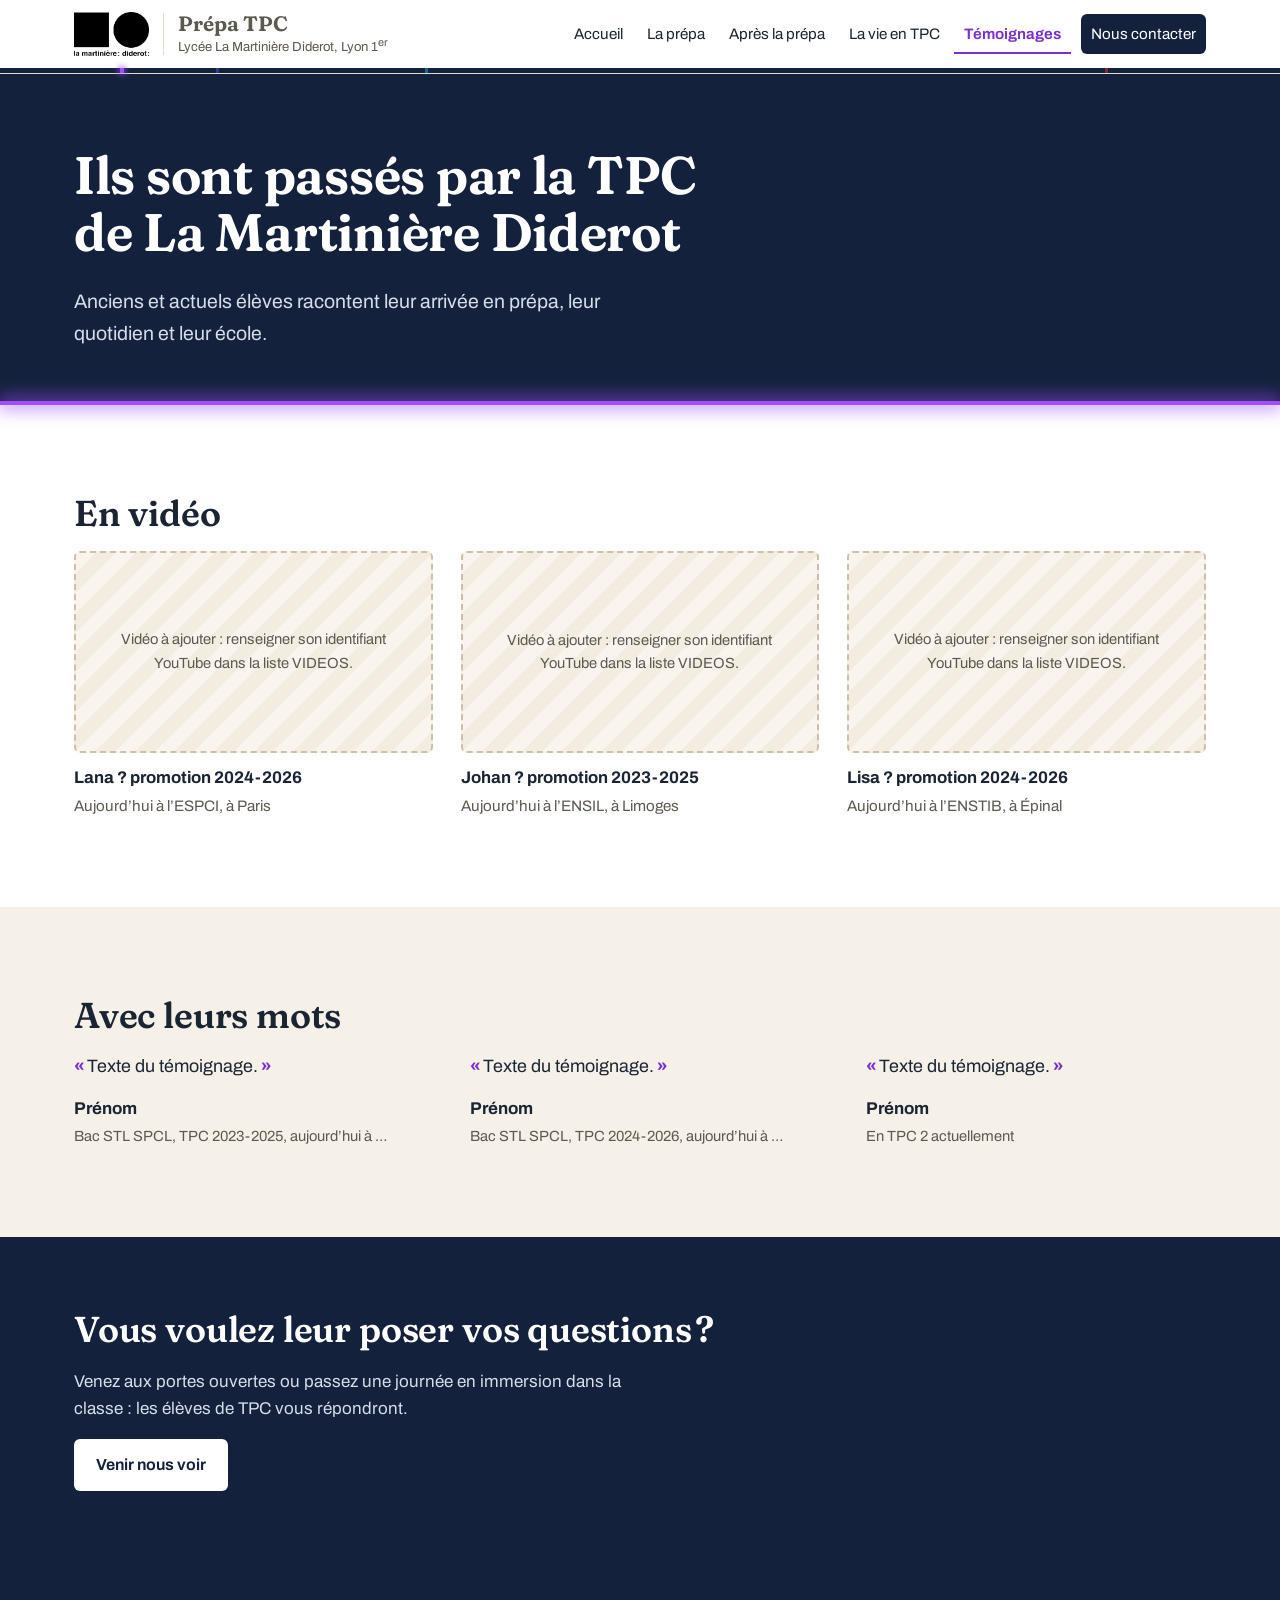
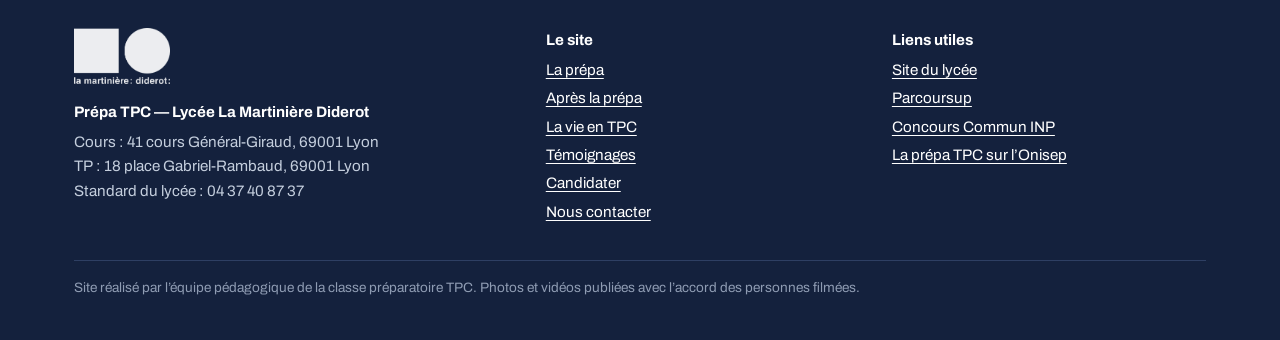
<file: temoignages.html>
<!DOCTYPE html>
<html lang="fr">
<head>
<meta charset="UTF-8">
<meta name="viewport" content="width=device-width, initial-scale=1">
<title>Témoignages — Prépa TPC La Martinière Diderot</title>
<meta name="description" content="Anciens et actuels élèves de la prépa TPC de La Martinière Diderot racontent leur parcours.">
<link rel="icon" href="data:image/svg+xml,%3Csvg xmlns='http://www.w3.org/2000/svg' viewBox='0 0 32 32'%3E%3Crect width='32' height='32' rx='6' fill='%2314213D'/%3E%3Crect x='5' y='6' width='2.5' height='20' fill='%23A04DFF'/%3E%3Crect x='9' y='6' width='2.5' height='20' fill='%235B5BFF'/%3E%3Crect x='14' y='6' width='2.5' height='20' fill='%2322C6F0'/%3E%3Crect x='25' y='6' width='2.5' height='20' fill='%23FF3B30'/%3E%3C/svg%3E">
<link rel="preconnect" href="https://fonts.googleapis.com">
<link rel="preconnect" href="https://fonts.gstatic.com" crossorigin>
<link href="https://fonts.googleapis.com/css2?family=Archivo:wdth,wght@62..125,100..900&family=Fraunces:ital,opsz,wght,SOFT@0,9..144,300..800,0..100;1,9..144,300..800,0..100&display=swap" rel="stylesheet">
<link rel="stylesheet" href="style.css">
</head>
<body class="p-temoins">
<a class="skip" href="#contenu">Aller au contenu</a>
<header class="site-header">
  <div class="wrap">
    <a class="marque" href="index.html"><img class="logo" src="img/logo-martiniere.png" alt="La Martinière Diderot" width="86" height="50"><span class="marque-texte"><b>Prépa TPC</b><span>Lycée La Martinière Diderot, Lyon 1<sup>er</sup></span></span></a>
    <button class="menu-btn" type="button" aria-expanded="false" aria-controls="nav">Menu</button>
    <nav class="nav" id="nav" aria-label="Pages du site">
    <a href="index.html">Accueil</a>
    <a href="la-prepa.html">La prépa</a>
    <a href="apres-la-prepa.html">Après la prépa</a>
    <a href="la-vie-en-tpc.html">La vie en TPC</a>
    <a href="temoignages.html" aria-current="page">Témoignages</a>
    <a href="contact.html" class="cta">Nous contacter</a>
    </nav>
  </div>
  <div class="lisere" aria-hidden="true"><i class="r-delta on"></i><i class="r-gamma"></i><i class="r-beta"></i><i class="r-alpha"></i></div>
</header>
<main id="contenu">

<section class="page-tete">
  <div class="wrap">
    <h1>Ils sont passés par la TPC de La Martinière Diderot</h1>
    <p>Anciens et actuels élèves racontent leur arrivée en prépa, leur quotidien et leur école.</p>
  </div>
</section>

<section class="section">
  <div class="wrap">
    <h2>En vidéo</h2>
    <div class="videos" id="videos"></div>
  </div>
</section>

<section class="section teinte">
  <div class="wrap">
    <h2>Avec leurs mots</h2>
    <div class="paroles" id="paroles"></div>
  </div>
</section>

<section class="appel">
  <div class="wrap">
    <h2>Vous voulez leur poser vos questions ?</h2>
    <p>Venez aux portes ouvertes ou passez une journée en immersion dans la classe : les élèves de TPC vous répondront.</p>
    <p><a class="btn btn-plein" href="candidater.html#venir">Venir nous voir</a></p>
  </div>
</section>

<script>
/* ===== Vidéos =====
   youtube : l'identifiant de la vidéo (la fin de l'adresse youtube.com/watch?v=IDENTIFIANT).
   Conseil : mettre les vidéos en « non répertoriée » sur YouTube. */
var VIDEOS = [
  { youtube: '', titre: 'Lana ? promotion 2024-2026', legende: 'Aujourd’hui à l’ESPCI, à Paris' },
  { youtube: '', titre: 'Johan ? promotion 2023-2025', legende: 'Aujourd’hui à l’ENSIL, à Limoges' },
  { youtube: '', titre: 'Lisa ? promotion 2024-2026', legende: 'Aujourd’hui à l’ENSTIB, à Épinal' }
];

/* ===== Témoignages écrits =====
   photo : facultatif, par exemple 'img/temoin-prenom.jpg' */
var TEMOIGNAGES = [
  { prenom: 'Prénom', parcours: 'Bac STL SPCL, TPC 2023-2025, aujourd’hui à …', texte: 'Texte du témoignage.', photo: '' },
  { prenom: 'Prénom', parcours: 'Bac STL SPCL, TPC 2024-2026, aujourd’hui à …', texte: 'Texte du témoignage.', photo: '' },
  { prenom: 'Prénom', parcours: 'En TPC 2 actuellement', texte: 'Texte du témoignage.', photo: '' }
];
</script>
</main>

<footer class="site-footer">
  <div class="wrap">
    <div class="cols">
      <div>
        <img class="logo-pied" src="img/logo-martiniere-blanc.png" alt="La Martinière Diderot" width="120" height="70">
        <b>Prépa TPC — Lycée La Martinière Diderot</b>
        Cours : 41 cours Général-Giraud, 69001 Lyon<br>
        TP : 18 place Gabriel-Rambaud, 69001 Lyon<br>
        Standard du lycée : 04 37 40 87 37
      </div>
      <div>
        <b>Le site</b>
        <ul>
          <li><a href="la-prepa.html">La prépa</a></li>
          <li><a href="apres-la-prepa.html">Après la prépa</a></li>
          <li><a href="la-vie-en-tpc.html">La vie en TPC</a></li>
          <li><a href="temoignages.html">Témoignages</a></li>
          <li><a href="candidater.html">Candidater</a></li>
          <li><a href="contact.html">Nous contacter</a></li>
        </ul>
      </div>
      <div>
        <b>Liens utiles</b>
        <ul>
          <li><a href="https://www.lamartinierediderot.fr" target="_blank" rel="noopener">Site du lycée</a></li>
          <li><a href="https://www.parcoursup.gouv.fr" target="_blank" rel="noopener">Parcoursup</a></li>
          <li><a href="https://www.concours-commun-inp.fr" target="_blank" rel="noopener">Concours Commun INP</a></li>
          <li><a href="https://www.onisep.fr/formation/apres-le-bac-les-etudes-superieures/les-principales-filieres-d-etudes-superieures/les-classes-preparatoires-aux-grandes-ecoles-cpge/les-prepas-scientifiques/la-prepa-tpc-technologie-physique-et-chimie" target="_blank" rel="noopener">La prépa TPC sur l’Onisep</a></li>
        </ul>
      </div>
    </div>
    <p class="bas">Site réalisé par l’équipe pédagogique de la classe préparatoire TPC. Photos et vidéos publiées avec l’accord des personnes filmées.</p>
  </div>
</footer>
<script src="site.js"></script>
</body>
</html>
</file>
<file: style.css>
/* =========================================================
   Prépa TPC — Lycée La Martinière Diderot, site des Augustins
   Principe graphique : le spectre de l'hydrogène (série de Balmer).
   Chaque page reprend une des quatre raies comme couleur d'accent.
   ========================================================= */

:root {
  /* Encre et fonds */
  --nuit: #14213D;          /* bleu nuit, la Saône le soir */
  --nuit-2: #1D2E52;
  --encre: #1B2433;         /* texte courant */
  --gris: #586274;          /* texte secondaire */
  --fond: #FFFFFF;
  --fond-2: #EDF1F4;        /* bandeaux clairs */
  --trait: #D3DAE2;

  /* Raies de Balmer (couleurs « lumineuses », utilisées sur fond sombre) */
  --h-alpha: #FF3B30;       /* 656 nm */
  --h-beta: #22C6F0;        /* 486 nm */
  --h-gamma: #5B5BFF;       /* 434 nm */
  --h-delta: #A04DFF;       /* 410 nm */

  /* Leur version foncée, lisible sur fond blanc */
  --alpha-ink: #C0261D;
  --beta-ink: #0A6F8F;
  --gamma-ink: #3A3AD0;
  --delta-ink: #7A2FCF;

  --accent: var(--beta-ink);     /* redéfini par page */
  --accent-lum: var(--h-beta);

  --mesure: 68ch;
  --large: 1180px;
  --r: 6px;
}

body.p-prepa { --accent: var(--beta-ink); --accent-lum: var(--h-beta); }
body.p-apres { --accent: var(--alpha-ink); --accent-lum: var(--h-alpha); }
body.p-lyon { --accent: var(--gamma-ink); --accent-lum: var(--h-gamma); }
body.p-temoins { --accent: var(--delta-ink); --accent-lum: var(--h-delta); }
body.p-candidater { --accent: var(--alpha-ink); --accent-lum: var(--h-alpha); }

*, *::before, *::after { box-sizing: border-box; }
html { -webkit-text-size-adjust: 100%; scroll-behavior: smooth; }
@media (prefers-reduced-motion: reduce) { html { scroll-behavior: auto; } }

body {
  margin: 0;
  background: var(--fond);
  color: var(--encre);
  font-family: 'Archivo', system-ui, sans-serif;
  font-variation-settings: 'wdth' 100;
  font-size: 1.0625rem;
  line-height: 1.6;
}
img { max-width: 100%; display: block; }
a { color: var(--accent); text-underline-offset: 0.18em; }
a:hover { text-decoration-thickness: 2px; }
:focus-visible { outline: 3px solid var(--accent); outline-offset: 3px; border-radius: 2px; }

/* Titres : Archivo élargi, c'est la signature typographique */
h1, h2, h3 { font-stretch: 125%; font-variation-settings: 'wdth' 125; line-height: 1.12; margin: 0 0 0.5em; letter-spacing: -0.01em; }
h1 { font-size: clamp(2.1rem, 5.4vw, 4rem); font-weight: 800; }
h2 { font-size: clamp(1.55rem, 3vw, 2.25rem); font-weight: 750; }
h3 { font-size: 1.2rem; font-weight: 700; font-stretch: 112%; font-variation-settings: 'wdth' 112; }
p { margin: 0 0 1em; }

.wrap { max-width: var(--large); margin: 0 auto; padding: 0 24px; }
.mesure { max-width: var(--mesure); }
.skip { position: absolute; left: -999px; top: 8px; background: var(--nuit); color: #fff; padding: 8px 12px; z-index: 50; }
.skip:focus { left: 8px; }

/* ---------------- En-tête ---------------- */
.site-header { position: sticky; top: 0; z-index: 20; background: var(--fond); border-bottom: 1px solid var(--trait); }
.site-header .wrap { display: flex; align-items: center; justify-content: space-between; gap: 16px; min-height: 68px; }
.marque { display: flex; flex-direction: column; text-decoration: none; color: var(--encre); line-height: 1.1; }
.marque b { font-size: 1.3rem; font-weight: 800; font-stretch: 125%; font-variation-settings: 'wdth' 125; }
.marque span { font-size: 0.82rem; color: var(--gris); }

.nav { display: flex; align-items: center; gap: 4px; }
.nav a { color: var(--encre); text-decoration: none; padding: 8px 10px; border-radius: var(--r); font-size: 0.95rem; }
.nav a:hover { background: var(--fond-2); }
.nav a[aria-current="page"] { color: var(--accent); font-weight: 650; box-shadow: inset 0 -2px 0 var(--accent); border-radius: 0; }
.nav a.cta { background: var(--nuit); color: #fff; margin-left: 6px; border-radius: var(--r); box-shadow: none; }
.nav a.cta:hover { background: var(--nuit-2); }
.nav a.cta[aria-current="page"] { color: #fff; }
.menu-btn { display: none; background: none; border: 1px solid var(--trait); border-radius: var(--r); padding: 8px 12px; font: inherit; color: var(--encre); cursor: pointer; }

/* Le liseré spectral sous l'en-tête : la raie de la page courante s'allume */
.lisere { position: relative; height: 5px; background: var(--nuit); }
.lisere i { position: absolute; top: 0; bottom: 0; width: 3px; opacity: 0.45; }
.lisere i.on { opacity: 1; width: 4px; box-shadow: 0 0 6px 1px currentColor; }

@media (max-width: 900px) {
  .menu-btn { display: inline-block; }
  .nav { display: none; position: absolute; top: 100%; left: 0; right: 0; flex-direction: column; align-items: stretch;
         background: var(--fond); border-bottom: 1px solid var(--trait); padding: 8px 16px 16px; }
  .nav.open { display: flex; }
  .nav a { padding: 12px 8px; }
  .nav a[aria-current="page"] { box-shadow: inset 3px 0 0 var(--accent); padding-left: 14px; }
  .nav a.cta { margin: 8px 0 0; text-align: center; }
}

/* Positions des raies : λ de 380 à 700 nm sur la largeur */
.r-delta { left: 9.4%; color: var(--h-delta); background: var(--h-delta); }   /* 410,2 nm */
.r-gamma { left: 16.9%; color: var(--h-gamma); background: var(--h-gamma); }  /* 434,0 nm */
.r-beta  { left: 33.2%; color: var(--h-beta); background: var(--h-beta); }    /* 486,1 nm */
.r-alpha { left: 86.3%; color: var(--h-alpha); background: var(--h-alpha); }  /* 656,3 nm */

/* ---------------- Héros d'accueil ---------------- */
.hero { background: var(--nuit); color: #fff; padding: clamp(48px, 9vw, 110px) 0 0; overflow: hidden; }
.hero h1 { max-width: 15ch; }
.hero .chapo { font-size: clamp(1.1rem, 2vw, 1.3rem); max-width: 46ch; color: #D6DEEA; margin-bottom: 1.6em; }
.boutons { display: flex; flex-wrap: wrap; gap: 12px; }
.btn { display: inline-block; padding: 13px 22px; border-radius: var(--r); text-decoration: none; font-weight: 650; font-size: 1rem; }
.btn-plein { background: #fff; color: var(--nuit); }
.btn-plein:hover { background: #E6ECF3; }
.btn-creux { border: 1.5px solid rgba(255,255,255,0.55); color: #fff; }
.btn-creux:hover { border-color: #fff; }
.btn-nuit { background: var(--nuit); color: #fff; }
.btn-nuit:hover { background: var(--nuit-2); }

.spectre { margin-top: clamp(48px, 7vw, 84px); }
.spectre .bande { position: relative; height: 92px; background: #0B1428; border-top: 1px solid #2A3A60; border-bottom: 1px solid #2A3A60; }
.spectre .bande i { position: absolute; top: 0; bottom: 0; width: 4px; box-shadow: 0 0 14px 3px currentColor, 0 0 40px 6px currentColor; }
.spectre .axe { position: relative; height: 34px; font-size: 0.78rem; color: #8A99B4; }
.spectre .axe span { position: absolute; top: 6px; transform: translateX(-50%); white-space: nowrap; }
.spectre .axe span::before { content: ''; position: absolute; left: 50%; top: -6px; height: 5px; border-left: 1px solid #5B6B8A; }
.spectre figcaption { font-size: 0.88rem; color: #A9B6CC; padding: 4px 0 28px; }
@media (prefers-reduced-motion: no-preference) {
  .spectre .bande i { opacity: 0; animation: allume 1.1s ease-out forwards; }
  .spectre .bande .r-alpha { animation-delay: 0.4s; }
  .spectre .bande .r-beta { animation-delay: 1.2s; }
  .spectre .bande .r-gamma { animation-delay: 2s; }
  .spectre .bande .r-delta { animation-delay: 2.8s; }
  @keyframes allume { 0% { opacity: 0; } 35% { opacity: 1; filter: brightness(1.6); } 100% { opacity: 1; filter: none; } }
}

/* ---------------- En-tête de page intérieure ---------------- */
.page-tete { background: var(--nuit); color: #fff; padding: clamp(40px, 6vw, 72px) 0 clamp(32px, 5vw, 56px); position: relative; }
.page-tete::after { content: ''; position: absolute; left: 0; right: 0; bottom: 0; height: 4px; background: var(--accent-lum); box-shadow: 0 0 18px 2px var(--accent-lum); }
.page-tete h1 { font-size: clamp(2rem, 4.6vw, 3.3rem); max-width: 18ch; }
.page-tete p { color: #D6DEEA; font-size: clamp(1.05rem, 1.8vw, 1.22rem); max-width: 52ch; margin: 0; }

/* ---------------- Sections ---------------- */
.section { padding: clamp(48px, 7vw, 88px) 0; }
.section.teinte { background: var(--fond-2); }
.section > .wrap > h2 { max-width: 24ch; }
.intro { font-size: 1.15rem; color: var(--gris); max-width: 60ch; margin-bottom: 2em; }

/* Raisons : liste éditoriale, pas de cartes */
.raisons { list-style: none; margin: 0; padding: 0; display: grid; grid-template-columns: repeat(2, minmax(0, 1fr)); gap: 0 56px; }
.raisons li { padding: 26px 0 26px 22px; border-top: 1px solid var(--trait); position: relative; }
.raisons li::before { content: ''; position: absolute; left: 0; top: 32px; width: 4px; height: 26px; background: var(--accent); }
.raisons h3 { margin-bottom: 0.35em; }
.raisons p { margin: 0; color: var(--gris); }
.raisons p + p { margin-top: 0.6em; }
@media (max-width: 760px) { .raisons { grid-template-columns: 1fr; } }

/* Chiffres repères */
.reperes { display: grid; grid-template-columns: repeat(4, minmax(0, 1fr)); border-top: 2px solid var(--encre); }
.reperes div { padding: 20px 20px 4px 0; }
.reperes b { display: block; font-size: clamp(2rem, 4vw, 2.9rem); font-weight: 800; font-stretch: 125%; font-variation-settings: 'wdth' 125; line-height: 1.05; color: var(--encre); }
.reperes span { display: block; color: var(--gris); font-size: 0.95rem; margin-top: 6px; max-width: 22ch; }
@media (max-width: 760px) { .reperes { grid-template-columns: repeat(2, minmax(0, 1fr)); } }
.note-source { font-size: 0.85rem; color: var(--gris); margin-top: 18px; }

/* Deux colonnes texte + image */
.duo { display: grid; grid-template-columns: minmax(0, 1.1fr) minmax(0, 1fr); gap: clamp(28px, 5vw, 64px); align-items: center; }
.duo.inverse > :first-child { order: 2; }
@media (max-width: 860px) { .duo { grid-template-columns: 1fr; } .duo.inverse > :first-child { order: 0; } }

/* Photos : un emplacement s'affiche tant que le fichier n'existe pas dans img/ */
.photo { margin: 0; position: relative; border-radius: var(--r); overflow: hidden; background: var(--fond-2); aspect-ratio: 4 / 3; }
.photo.large { aspect-ratio: 16 / 7; }
.photo.portrait { aspect-ratio: 3 / 4; }
.photo img { width: 100%; height: 100%; object-fit: cover; }
.photo.manque { border: 2px dashed #A7B3C2; display: flex; align-items: center; justify-content: center; text-align: center; padding: 20px;
  background: repeating-linear-gradient(135deg, #F2F5F8 0 14px, #E8EDF2 14px 28px); }
.photo.manque .etiquette { font-size: 0.92rem; color: #4A5568; max-width: 30ch; }
.photo.manque .etiquette b { display: block; color: var(--encre); margin-bottom: 4px; }
.photo figcaption { position: absolute; left: 0; right: 0; bottom: 0; padding: 10px 14px; font-size: 0.85rem; color: #fff;
  background: linear-gradient(transparent, rgba(10, 18, 36, 0.75)); }
.photo.manque figcaption { display: none; }
.photos-3 { display: grid; grid-template-columns: repeat(3, minmax(0, 1fr)); gap: 16px; }
@media (max-width: 760px) { .photos-3 { grid-template-columns: 1fr; } }

/* Citation */
.citation { margin: 0; padding: 8px 0 8px 28px; border-left: 4px solid var(--accent); max-width: 60ch; }
.citation p { font-size: clamp(1.25rem, 2.4vw, 1.6rem); line-height: 1.4; font-weight: 500; margin-bottom: 0.6em; }
.citation footer { color: var(--gris); font-size: 0.95rem; }

/* Étapes (vraie séquence : calendrier Parcoursup) */
.etapes { list-style: none; margin: 0; padding: 0; counter-reset: e; display: grid; grid-template-columns: repeat(4, minmax(0, 1fr)); gap: 0; }
.etapes li { counter-increment: e; padding: 0 20px 0 0; position: relative; }
.etapes li::before { content: counter(e); display: flex; align-items: center; justify-content: center; width: 38px; height: 38px; border-radius: 50%;
  background: var(--nuit); color: #fff; font-weight: 700; margin-bottom: 14px; position: relative; z-index: 1; }
.etapes li::after { content: ''; position: absolute; top: 19px; left: 38px; right: 0; border-top: 2px solid var(--trait); }
.etapes li:last-child::after { display: none; }
.etapes b { display: block; font-size: 1.05rem; }
.etapes .date { display: block; color: var(--accent); font-weight: 650; margin: 2px 0 6px; }
.etapes p { color: var(--gris); font-size: 0.95rem; margin: 0; }
@media (max-width: 860px) {
  .etapes { grid-template-columns: 1fr; gap: 22px; }
  .etapes li { padding: 0 0 0 56px; }
  .etapes li::before { position: absolute; left: 0; top: 0; }
  .etapes li::after { top: 38px; left: 19px; right: auto; bottom: -22px; border-top: 0; border-left: 2px solid var(--trait); }
}

/* Bandeau d'appel */
.appel { background: var(--nuit); color: #fff; padding: clamp(40px, 6vw, 72px) 0; }
.appel h2 { color: #fff; }
.appel p { color: #D6DEEA; max-width: 56ch; }
.appel .etapes li::before { background: #fff; color: var(--nuit); }
.appel .etapes li::after { border-color: #3A4B70; }
.appel .etapes .date { color: var(--accent-lum); }
.appel .etapes p { color: #C4CEDD; }

/* Lexique de la semaine en prépa */
.lexique { display: grid; grid-template-columns: repeat(auto-fit, minmax(260px, 1fr)); gap: 0 40px; margin: 0; }
.lexique div { border-top: 1px solid var(--trait); padding: 18px 0; }
.lexique dt { font-weight: 750; font-size: 1.15rem; font-stretch: 112%; font-variation-settings: 'wdth' 112; }
.lexique dd { margin: 4px 0 0; color: var(--gris); }

/* Matières */
.matieres { width: 100%; border-collapse: collapse; }
.matieres th, .matieres td { text-align: left; padding: 14px 16px 14px 0; border-top: 1px solid var(--trait); vertical-align: top; }
.matieres th { width: 30%; font-weight: 700; }
.matieres td { color: var(--gris); }
@media (max-width: 640px) { .matieres th, .matieres td { display: block; width: auto; padding: 4px 0; } .matieres th { padding-top: 16px; } .matieres td { border-top: 0; } }

/* FAQ */
.faq { max-width: 74ch; }
.faq details { border-top: 1px solid var(--trait); }
.faq details:last-child { border-bottom: 1px solid var(--trait); }
.faq summary { cursor: pointer; padding: 18px 36px 18px 0; font-weight: 650; font-size: 1.08rem; list-style: none; position: relative; }
.faq summary::-webkit-details-marker { display: none; }
.faq summary::after { content: '+'; position: absolute; right: 6px; top: 14px; font-size: 1.5rem; font-weight: 400; color: var(--accent); }
.faq details[open] summary::after { content: '–'; }
.faq details > div { padding: 0 0 18px; color: var(--gris); }

/* Écoles */
.filtres { display: flex; flex-wrap: wrap; gap: 8px; margin: 0 0 20px; }
.filtres button { font: inherit; font-size: 0.92rem; padding: 7px 14px; border-radius: 999px; border: 1px solid var(--trait); background: #fff; color: var(--encre); cursor: pointer; }
.filtres button[aria-pressed="true"] { background: var(--nuit); border-color: var(--nuit); color: #fff; }
.ecoles { width: 100%; border-collapse: collapse; font-size: 0.98rem; }
.ecoles th { text-align: left; font-weight: 650; color: var(--gris); font-size: 0.88rem; padding: 0 12px 8px 0; border-bottom: 2px solid var(--encre); }
.ecoles td { padding: 12px 12px 12px 0; border-bottom: 1px solid var(--trait); vertical-align: top; }
.ecoles td.num { text-align: right; font-weight: 750; font-size: 1.1rem; white-space: nowrap; }
.ecoles th.num { text-align: right; }
.ecoles .dom { color: var(--gris); font-size: 0.9rem; }
.ecoles .rq { display: block; color: var(--gris); font-size: 0.86rem; }
@media (max-width: 640px) { .ecoles .col-ville { display: none; } }
.table-scroll { overflow-x: auto; }

.metiers { columns: 2 280px; column-gap: 40px; padding-left: 1.1em; margin: 0; }
.metiers li { margin-bottom: 8px; break-inside: avoid; }

/* Témoignages */
.videos { display: grid; grid-template-columns: repeat(auto-fit, minmax(300px, 1fr)); gap: 28px; }
.video { margin: 0; }
.video .ecran { position: relative; aspect-ratio: 16 / 9; border-radius: var(--r); overflow: hidden; background: var(--nuit); }
.video .ecran button { all: unset; cursor: pointer; position: absolute; inset: 0; display: flex; align-items: center; justify-content: center; }
.video .ecran button:focus-visible { outline: 3px solid var(--accent-lum); outline-offset: -3px; }
.video .ecran img { position: absolute; inset: 0; width: 100%; height: 100%; object-fit: cover; }
.video .lecture { position: relative; width: 68px; height: 68px; border-radius: 50%; background: rgba(255,255,255,0.92); display: flex; align-items: center; justify-content: center; }
.video .lecture::before { content: ''; margin-left: 6px; border-left: 20px solid var(--nuit); border-top: 12px solid transparent; border-bottom: 12px solid transparent; }
.video iframe { position: absolute; inset: 0; width: 100%; height: 100%; border: 0; }
.video .ecran.manque { border: 2px dashed #A7B3C2; background: repeating-linear-gradient(135deg, #F2F5F8 0 14px, #E8EDF2 14px 28px);
  display: flex; align-items: center; justify-content: center; text-align: center; color: #4A5568; padding: 16px; font-size: 0.92rem; }
.video figcaption { padding-top: 12px; }
.video figcaption b { display: block; font-size: 1.05rem; }
.video figcaption span { color: var(--gris); font-size: 0.95rem; }

.paroles { display: grid; grid-template-columns: repeat(auto-fit, minmax(320px, 1fr)); gap: 44px 56px; }
.parole { margin: 0; }
.parole blockquote { margin: 0 0 14px; font-size: 1.12rem; line-height: 1.55; }
.parole blockquote::before { content: '«\00a0'; color: var(--accent); font-weight: 800; }
.parole blockquote::after { content: '\00a0»'; color: var(--accent); font-weight: 800; }
.parole figcaption { display: flex; align-items: center; gap: 12px; }
.parole .avatar { width: 48px; height: 48px; border-radius: 50%; object-fit: cover; background: var(--fond-2); flex: none; }
.parole figcaption b { display: block; }
.parole figcaption span { color: var(--gris); font-size: 0.92rem; }
.a-completer { background: #FFF6D6; outline: 1px dashed #C9A227; padding: 0 4px; border-radius: 3px; }

/* Infos pratiques */
.infos { display: grid; grid-template-columns: repeat(auto-fit, minmax(250px, 1fr)); gap: 0 40px; }
.infos div { border-top: 2px solid var(--encre); padding: 16px 0 24px; }
.infos h3 { margin-bottom: 0.4em; }
.infos p { color: var(--gris); margin: 0 0 0.5em; }

/* ---------------- Pied de page ---------------- */
.site-footer { background: var(--nuit); color: #C4CEDD; padding: 48px 0 28px; font-size: 0.95rem; }
.site-footer a { color: #fff; }
.site-footer .cols { display: grid; grid-template-columns: 1.4fr 1fr 1fr; gap: 32px; }
.site-footer b { color: #fff; display: block; margin-bottom: 6px; }
.site-footer ul { list-style: none; margin: 0; padding: 0; }
.site-footer li { margin-bottom: 4px; }
.site-footer .bas { margin-top: 32px; padding-top: 16px; border-top: 1px solid #2E3F63; font-size: 0.85rem; color: #8F9CB3; }
@media (max-width: 760px) { .site-footer .cols { grid-template-columns: 1fr; } }

/* ---------------- Accueil chaleureux ---------------- */
.hero-grille { display: grid; grid-template-columns: minmax(0, 1.35fr) minmax(0, 0.9fr); gap: clamp(28px, 5vw, 64px); align-items: center; }
.hero-grille h1 { max-width: 13ch; }
.photo.groupe { aspect-ratio: 4 / 3; border-radius: 10px; box-shadow: 0 18px 50px rgba(0, 0, 0, 0.35); }
.photo.groupe.manque { border-color: #5B6B8A; }
@media (max-width: 860px) {
  .hero-grille { grid-template-columns: 1fr; }
  .hero-grille .photo.groupe { order: -1; }
}
.spectre.fin { margin-top: clamp(40px, 6vw, 72px); }
.spectre.fin .bande { height: 84px; }
.spectre.fin figcaption { padding-top: 12px; max-width: 80ch; }

.duo.haut { align-items: start; }
.humain { list-style: none; margin: 28px 0 0; padding: 0; display: grid; gap: 10px; }
.humain li { font-size: 1.08rem; padding-left: 18px; border-left: 3px solid var(--accent); }
.humain b { font-size: 1.35rem; font-weight: 800; margin-right: 4px; }

.vie { display: grid; grid-template-columns: repeat(4, minmax(0, 1fr)); gap: 14px; }
.vie .photo { aspect-ratio: 3 / 4; }
@media (max-width: 860px) { .vie { grid-template-columns: repeat(2, minmax(0, 1fr)); } }

.equipe { display: grid; grid-template-columns: repeat(auto-fill, minmax(170px, 1fr)); gap: 32px 24px; }
.membre { margin: 0; text-align: center; }
.membre .visage { width: 132px; height: 132px; border-radius: 50%; margin: 0 auto 14px; overflow: hidden; background: var(--fond-2);
  display: flex; align-items: center; justify-content: center; font-size: 2.2rem; font-weight: 800; color: var(--accent);
  font-stretch: 125%; font-variation-settings: 'wdth' 125; box-shadow: 0 0 0 3px #fff, 0 0 0 4px var(--trait); }
.membre .visage img { width: 100%; height: 100%; object-fit: cover; }
.membre b { display: block; font-size: 1.05rem; }
.membre span { display: block; color: var(--gris); font-size: 0.95rem; }
.membre q { display: block; margin-top: 8px; font-size: 0.95rem; color: var(--encre); }

/* ---------------- Logo du lycée ---------------- */
.marque { flex-direction: row; align-items: center; gap: 14px; }
.marque .logo { height: 44px; width: auto; }
.marque-texte { display: flex; flex-direction: column; padding-left: 14px; border-left: 1px solid var(--trait); }
.logo-pied { height: 56px; width: auto; margin-bottom: 16px; opacity: 0.92; }
@media (max-width: 480px) { .marque .logo { height: 34px; } .marque-texte span { display: none; } }
.photo.groupe { aspect-ratio: 1 / 1; max-width: 420px; justify-self: end; width: 100%; }
.photo.promo { margin-bottom: 14px; }
@media (max-width: 860px) { .photo.groupe { aspect-ratio: 4 / 3; max-width: none; justify-self: stretch; } }

/* ---------------- Page Nous contacter (sans couleur de raie) ---------------- */
body.p-contact { --accent: var(--nuit); --accent-lum: transparent; }
body.p-contact .page-tete::after { display: none; }
.contact-grille { display: grid; grid-template-columns: minmax(0, 1.7fr) minmax(0, 1fr); gap: clamp(32px, 6vw, 80px); align-items: start; }
@media (max-width: 860px) { .contact-grille { grid-template-columns: 1fr; } }
.formulaire { display: grid; gap: 20px; max-width: 680px; }
.champs-2 { display: grid; grid-template-columns: 1fr 1fr; gap: 20px; }
@media (max-width: 640px) { .champs-2 { grid-template-columns: 1fr; } }
.champ { display: grid; gap: 6px; }
.champ > span { font-weight: 650; font-size: 0.95rem; }
.champ em { font-weight: 400; font-style: normal; color: var(--gris); }
.champ input, .champ select, .champ textarea { font: inherit; font-size: 1rem; color: var(--encre); background: #fff;
  border: 1px solid #B9C3CF; border-radius: var(--r); padding: 11px 12px; width: 100%; }
.champ textarea { resize: vertical; min-height: 150px; }
.champ input:focus, .champ select:focus, .champ textarea:focus { outline: 3px solid rgba(20, 33, 61, 0.25); border-color: var(--nuit); }
.champ .invalide { border-color: var(--alpha-ink); }
.piege { position: absolute; left: -9999px; width: 1px; height: 1px; overflow: hidden; }
.envoi { display: flex; flex-wrap: wrap; align-items: center; gap: 16px; }
.envoi button { border: 0; cursor: pointer; font: inherit; font-weight: 650; }
.envoi button:disabled { opacity: 0.6; cursor: default; }
.statut { font-size: 0.95rem; }
.statut.ok { color: #2F6B3A; font-weight: 600; }
.statut.ko { color: var(--alpha-ink); font-weight: 600; }
.rgpd { font-size: 0.85rem; color: var(--gris); margin: 0; }
.contact-infos { border-top: 2px solid var(--encre); padding-top: 16px; }
.contact-infos h3 { margin-top: 0.4em; }
.contact-infos p { color: var(--gris); }

/* ---------------- Page La vie en TPC : sorties ---------------- */
.sorties { display: grid; grid-template-columns: repeat(3, minmax(0, 1fr)); gap: 28px 20px; }
@media (max-width: 960px) { .sorties { grid-template-columns: repeat(2, minmax(0, 1fr)); } }
@media (max-width: 600px) { .sorties { grid-template-columns: 1fr; } }
.sortie { margin: 0; }
.sortie-texte { padding-top: 12px; }
.sortie .date { display: block; font-size: 0.85rem; font-weight: 650; letter-spacing: 0.02em; color: var(--accent); }
.sortie h3 { margin: 2px 0 4px; font-size: 1.1rem; }
.sortie p { margin: 0; color: var(--gris); font-size: 0.95rem; }


/* ---------------- Page La vie en TPC : carte des deux sites ---------------- */
.sites { display: grid; grid-template-columns: minmax(0, 1.6fr) minmax(0, 1fr); gap: clamp(24px, 4vw, 48px); align-items: start; margin-top: 28px; }
@media (max-width: 860px) { .sites { grid-template-columns: 1fr; } }
.carte { height: 440px; border-radius: var(--r); overflow: hidden; background: var(--fond-2); border: 1px solid var(--trait); z-index: 0; }
@media (max-width: 600px) { .carte { height: 340px; } }
.carte.sans-carte { display: flex; align-items: center; justify-content: center; text-align: center; padding: 24px; color: var(--gris); }
.etiquette-site { font: inherit; font-size: 0.85rem; line-height: 1.35; color: var(--encre); border: 0; border-radius: var(--r); box-shadow: 0 2px 10px rgba(20, 33, 61, 0.18); padding: 6px 10px; }
.etiquette-site b { font-weight: 650; }
.sites-liste { display: grid; gap: 22px; }
.site-fiche { display: grid; grid-template-columns: 18px 1fr; gap: 14px; align-items: start; }
.site-fiche h3 { margin: 0 0 2px; }
.site-fiche p { margin: 0 0 6px; }
.site-fiche .adr { color: var(--gris); font-size: 0.95rem; }
.pastille { width: 18px; height: 18px; border-radius: 50%; margin-top: 5px; box-shadow: 0 0 0 3px #fff, 0 0 0 4px var(--trait); }
.pastille.p-cours { background: var(--nuit); }
.pastille.p-tp { background: var(--accent); }

/* ---------------- Page La vie en TPC : internat ---------------- */
.photos-2 { display: grid; grid-template-columns: repeat(2, minmax(0, 1fr)); gap: 16px; margin-top: 32px; }
@media (max-width: 640px) { .photos-2 { grid-template-columns: 1fr; } }
.infos-internat { grid-template-columns: 1fr; }
.infos-internat div { padding: 12px 0 14px; }
#internat .duo { align-items: start; }
/* Fond de carte OpenStreetMap adouci en gris : seuls les deux points restent en couleur */
.carte .leaflet-tile-pane { filter: grayscale(1) brightness(1.04) contrast(0.92); }

/* ---------------- Accueil : le parcours bac → diplôme (5 ans) ---------------- */
.parcours { --pc-prepa: var(--beta-ink); --pc-ecole: var(--alpha-ink);
  display: grid; grid-template-columns: auto repeat(5, minmax(0, 1fr)) auto; grid-template-rows: auto auto auto;
  column-gap: 6px; row-gap: 12px; align-items: stretch; margin: 36px 0 8px; }
.pc-bac, .pc-diplome { grid-row: 2; display: flex; align-items: center; }
.pc-bac { grid-column: 1; padding-right: 10px; }
.pc-diplome { grid-column: 7; padding-left: 10px; }
.pc-bac span, .pc-diplome span { display: inline-block; padding: 10px 14px; border-radius: 999px; font-weight: 650; font-size: 0.95rem; white-space: nowrap; }
.pc-bac span { border: 2px solid var(--nuit); color: var(--nuit); background: #fff; }
.pc-diplome span { background: var(--nuit); color: #fff; }
.pc-an { grid-row: 2; color: #fff; padding: 14px 14px 16px; display: flex; flex-direction: column; gap: 4px; min-height: 92px; }
.pc-an b { font-size: 1.35rem; font-weight: 750; letter-spacing: -0.01em; }
.pc-an span { font-size: 0.88rem; line-height: 1.3; opacity: 0.95; }
.pc-an.prepa { background: var(--pc-prepa); }
.pc-an.ecole { background: var(--pc-ecole); }
.pc-an.a1 { grid-column: 2; border-radius: var(--r) 0 0 var(--r); }
.pc-an.a2 { grid-column: 3; border-radius: 0 var(--r) var(--r) 0; }
.pc-an.a3 { grid-column: 4; border-radius: var(--r) 0 0 var(--r); }
.pc-an.a4 { grid-column: 5; border-radius: 0; }
.pc-an.a5 { grid-column: 6; border-radius: 0 var(--r) var(--r) 0; }
.pc-an.a2 { margin-right: 6px; }
.pc-concours { grid-row: 1; grid-column: 3 / 5; text-align: center; position: relative; padding-bottom: 14px; }
.pc-concours span { display: inline-block; font-weight: 650; font-size: 0.9rem; color: var(--nuit); background: var(--fond-2); border: 1px solid var(--trait); border-radius: var(--r); padding: 6px 12px; }
.pc-concours::after { content: ''; position: absolute; left: 50%; bottom: -12px; height: 26px; border-left: 2px dashed var(--nuit); transform: translateX(-1px); }
.pc-accolade { grid-row: 3; position: relative; border-top: 2px solid; padding: 12px 8px 0; display: flex; flex-direction: column; gap: 2px; }
.pc-accolade::before, .pc-accolade::after { content: ''; position: absolute; top: -8px; height: 8px; border-left: 2px solid; }
.pc-accolade::before { left: 0; } .pc-accolade::after { right: 0; }
.pc-accolade.prepa { grid-column: 2 / 4; color: var(--pc-prepa); margin-right: 6px; }
.pc-accolade.ecole { grid-column: 4 / 7; color: var(--pc-ecole); }
.pc-accolade b { font-weight: 700; }
.pc-accolade span { color: var(--gris); font-size: 0.92rem; }

/* Sur téléphone : le parcours se lit de haut en bas */
@media (max-width: 760px) {
  .parcours { grid-template-columns: 1fr; grid-template-rows: none; row-gap: 6px; }
  .parcours > * { grid-column: 1 !important; grid-row: auto !important; margin: 0 !important; }
  .pc-bac { order: 1; padding: 0 0 6px; } .pc-an.a1 { order: 2; } .pc-an.a2 { order: 3; } .pc-accolade.prepa { order: 4; }
  .pc-concours { order: 5; padding: 14px 0; } .pc-an.a3 { order: 6; } .pc-an.a4 { order: 7; } .pc-an.a5 { order: 8; }
  .pc-accolade.ecole { order: 9; } .pc-diplome { order: 10; padding: 8px 0 0; }
  .pc-an { min-height: 0; flex-direction: row; align-items: baseline; gap: 12px; padding: 12px 14px; border-radius: 0 !important; }
  .pc-an.a1, .pc-an.a3 { border-radius: var(--r) var(--r) 0 0 !important; }
  .pc-an.a2, .pc-an.a5 { border-radius: 0 0 var(--r) var(--r) !important; }
  .pc-an b { font-size: 1.1rem; min-width: 3.6em; }
  .pc-accolade { border-top: 0; border-left: 3px solid; padding: 4px 0 4px 12px; margin: 6px 0 4px !important; }
  .pc-accolade::before, .pc-accolade::after { display: none; }
  .pc-concours::after { display: none; }
  .pc-concours::before { content: '↓'; display: block; color: var(--nuit); font-weight: 700; margin-bottom: 2px; }
}


/* =========================================================
   Version « chaleureuse » (novembre 2026)
   Pour revenir à l'ancienne apparence : supprimer tout ce bloc.
   ========================================================= */
:root {
  --fond-2: #F6F1E8;       /* bandeaux clairs : papier chaud au lieu du gris bleuté */
  --trait: #E4DCCD;
  --gris: #5D5850;         /* texte secondaire, gris chaud */
  --titre: 'Fraunces', Georgia, 'Times New Roman', serif;
}
h1, h2, h3, .marque b, .reperes b, .lexique dt, .membre .visage, .pc-an b {
  font-family: var(--titre); font-stretch: 100%; font-variation-settings: 'SOFT' 60, 'WONK' 0; letter-spacing: -0.005em;
}
h1 { font-weight: 640; line-height: 1.08; }
h2 { font-weight: 600; }
h3 { font-weight: 600; font-size: 1.22rem; }
.marque b { font-weight: 650; }
.reperes b { font-weight: 650; }
.btn-plein:hover { background: #F3EDE2; }
.photo.manque { border-color: #CDBFA9; background: repeating-linear-gradient(135deg, #F9F5EE 0 14px, #F2ECE1 14px 28px); }
.photo.manque .etiquette { color: #5D5850; }
.video .ecran.manque { border-color: #CDBFA9; background: repeating-linear-gradient(135deg, #F9F5EE 0 14px, #F2ECE1 14px 28px); color: #5D5850; }
.photo figcaption { font-style: italic; }

/* Accueil : la photo de groupe dans l'écran d'accueil (format paysage) */
.p-accueil .hero-grille { grid-template-columns: minmax(0, 1fr) minmax(0, 1.12fr); }
.p-accueil .photo.groupe { aspect-ratio: 3 / 2; max-width: none; justify-self: stretch; }
@media (max-width: 860px) { .p-accueil .hero-grille { grid-template-columns: 1fr; } }

/* Accueil : le mot de l'équipe */
.section.mot { padding-bottom: clamp(40px, 6vw, 72px); }
.mot-equipe { margin: 0 auto; max-width: 760px; text-align: center; }
.mot-equipe h2 { font-size: clamp(1.3rem, 2.2vw, 1.6rem); color: var(--accent); margin-bottom: 0.8em; }
.mot-equipe blockquote { margin: 0; font-family: var(--titre); font-variation-settings: 'SOFT' 100, 'WONK' 0; font-style: italic; font-weight: 400;
  font-size: clamp(1.15rem, 2vw, 1.35rem); line-height: 1.55; color: var(--encre); }
.mot-equipe blockquote p { margin: 0 0 0.8em; }
.mot-equipe figcaption { margin-top: 0.4em; color: var(--gris); font-size: 0.98rem; }
.mot-equipe figcaption::before { content: ''; display: block; width: 48px; height: 3px; margin: 0 auto 14px; border-radius: 2px;
  background: linear-gradient(90deg, var(--h-delta), var(--h-gamma), var(--h-beta), var(--h-alpha)); }

/* ---------------- Page La prépa : volumes horaires (un carré = une heure) ---------------- */
.heures { --case: 24px; --sci: var(--accent); --autre: #B9AE9C; margin: 32px 0 10px; max-width: 760px; }
.heures-tete { display: flex; flex-wrap: wrap; justify-content: space-between; align-items: baseline; gap: 6px 24px; margin-bottom: 14px; }
.heures-total { margin: 0; font-size: 1.1rem; }
.heures-total b { font-family: var(--titre, inherit); font-size: 1.7rem; font-weight: 650; color: var(--encre); }
.heures-cle { margin: 0; font-size: 0.88rem; color: var(--gris); }
.cle { display: inline-block; width: 11px; height: 11px; border-radius: 3px; vertical-align: -1px; margin: 0 3px 0 10px; }
.cle.sci { background: var(--sci); } .cle.autre { background: var(--autre); }
.heures-liste { list-style: none; margin: 0; padding: 0; border-top: 1px solid var(--trait); }
.heures-liste li { display: grid; grid-template-columns: 38px 11.5em max-content 1fr; align-items: center; gap: 12px; padding: 8px 0; border-bottom: 1px solid var(--trait); }
.heures-liste .ico { width: 38px; height: 38px; border-radius: 50%; display: flex; align-items: center; justify-content: center; background: #fff; box-shadow: 0 0 0 1px var(--trait); }
.heures-liste .ico svg { width: 22px; height: 22px; fill: none; stroke: var(--encre); stroke-width: 1.7; stroke-linecap: round; stroke-linejoin: round; }
.heures-liste .sci .ico svg { stroke: var(--sci); }
.heures-liste .nom { font-weight: 600; }
.heures-liste .cases { display: flex; gap: 4px; }
.heures-liste .cases i { width: var(--case); height: var(--case); border-radius: 5px; background: var(--sci); flex: none; }
.heures-liste .autre .cases i { background: var(--autre); }
.heures-liste .nb { text-align: left; font-variant-numeric: tabular-nums; padding-left: 4px; }
@media (max-width: 640px) {
  .heures { --case: 17px; }
  .heures-liste .nb { text-align: right; }
  .heures-liste li { grid-template-columns: 38px 1fr 3em; grid-template-areas: 'ico nom nb' 'ico cases cases'; row-gap: 6px; }
  .heures-liste .ico { grid-area: ico; } .heures-liste .nom { grid-area: nom; } .heures-liste .cases { grid-area: cases; gap: 3px; } .heures-liste .nb { grid-area: nb; }
}
</file>
